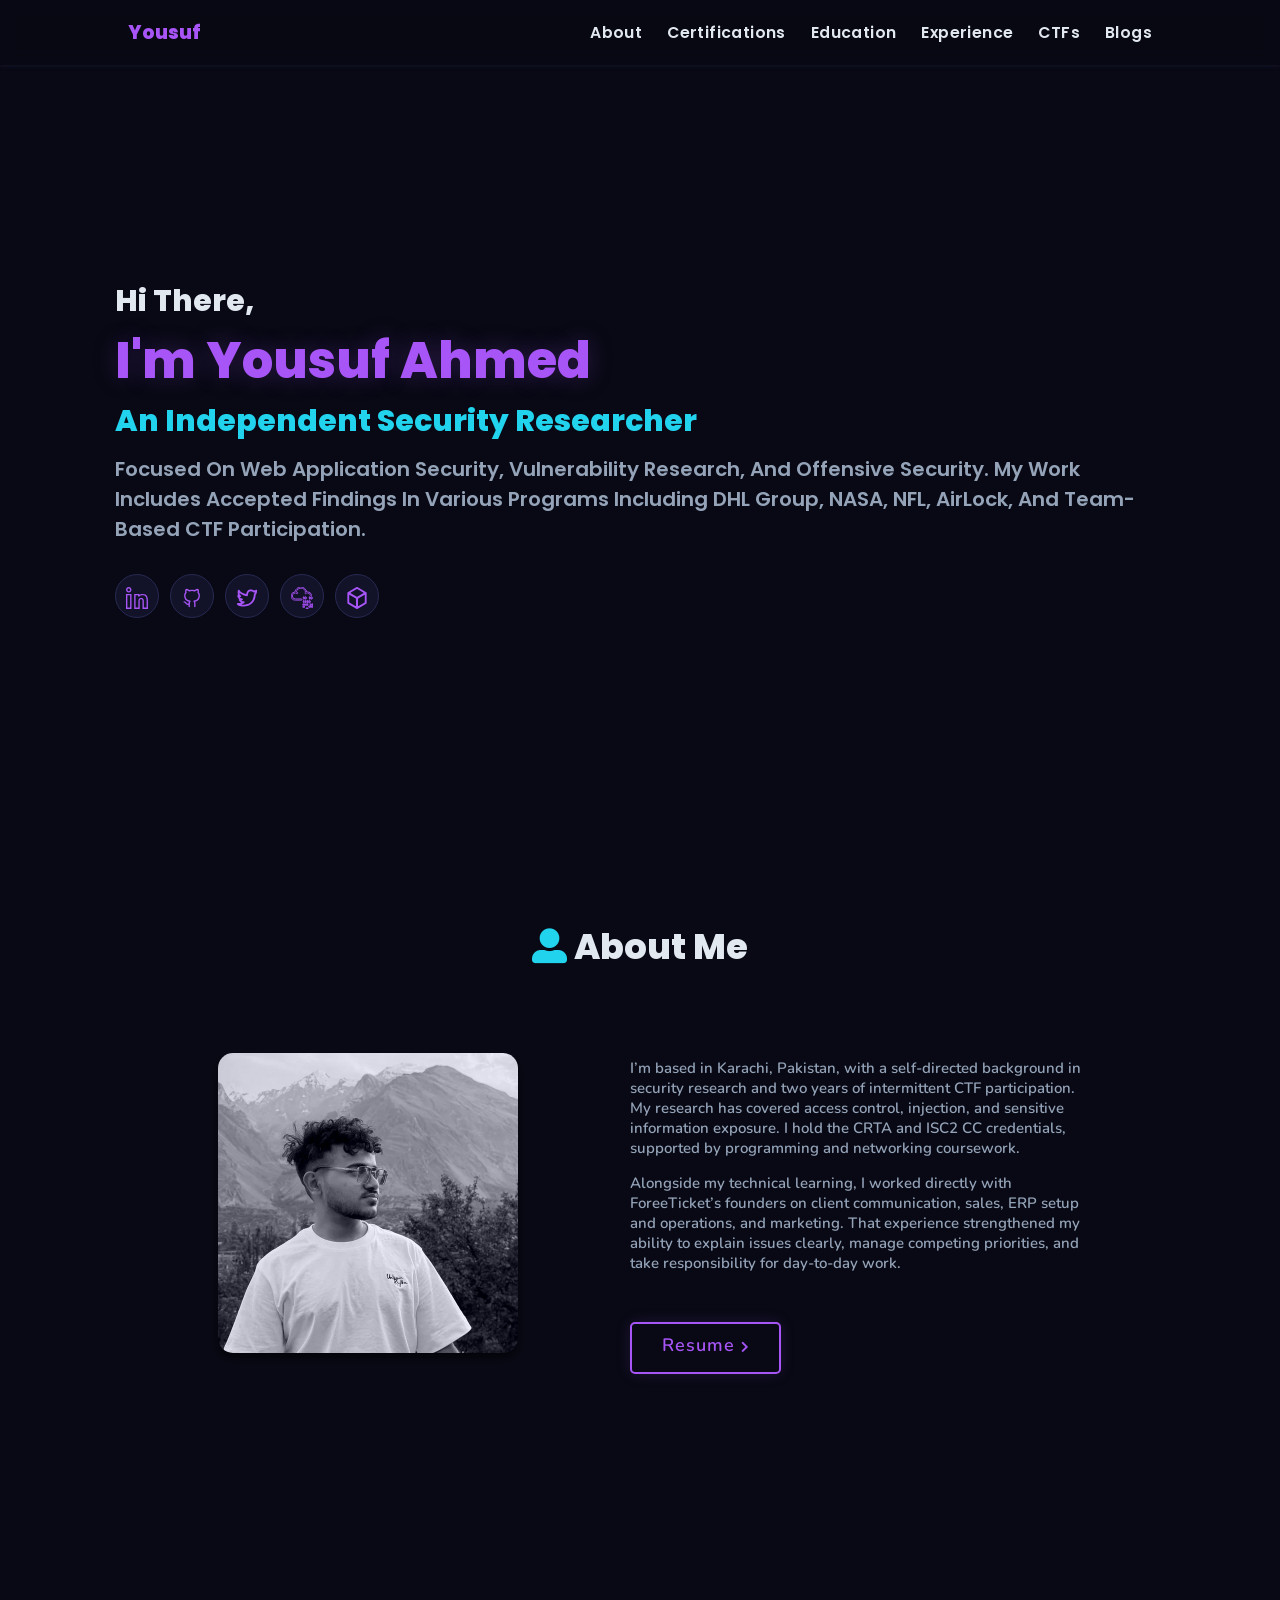
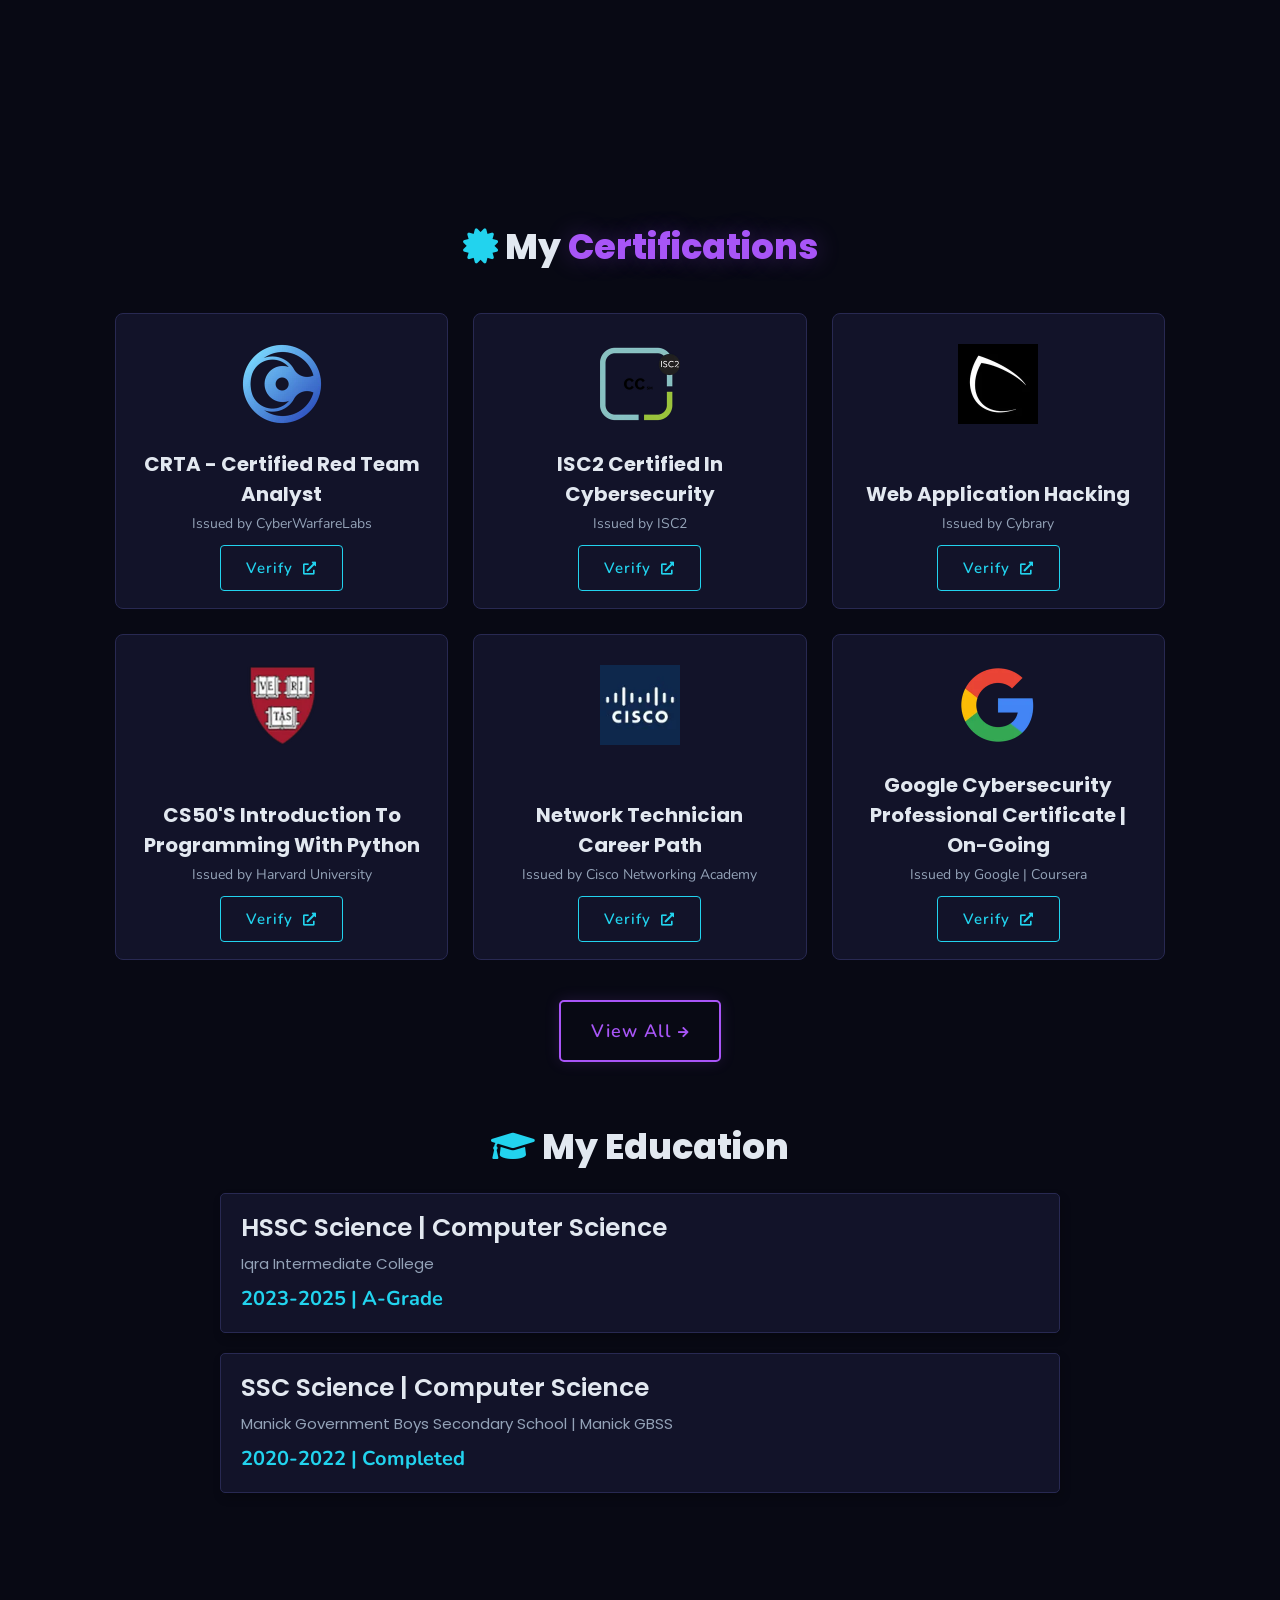
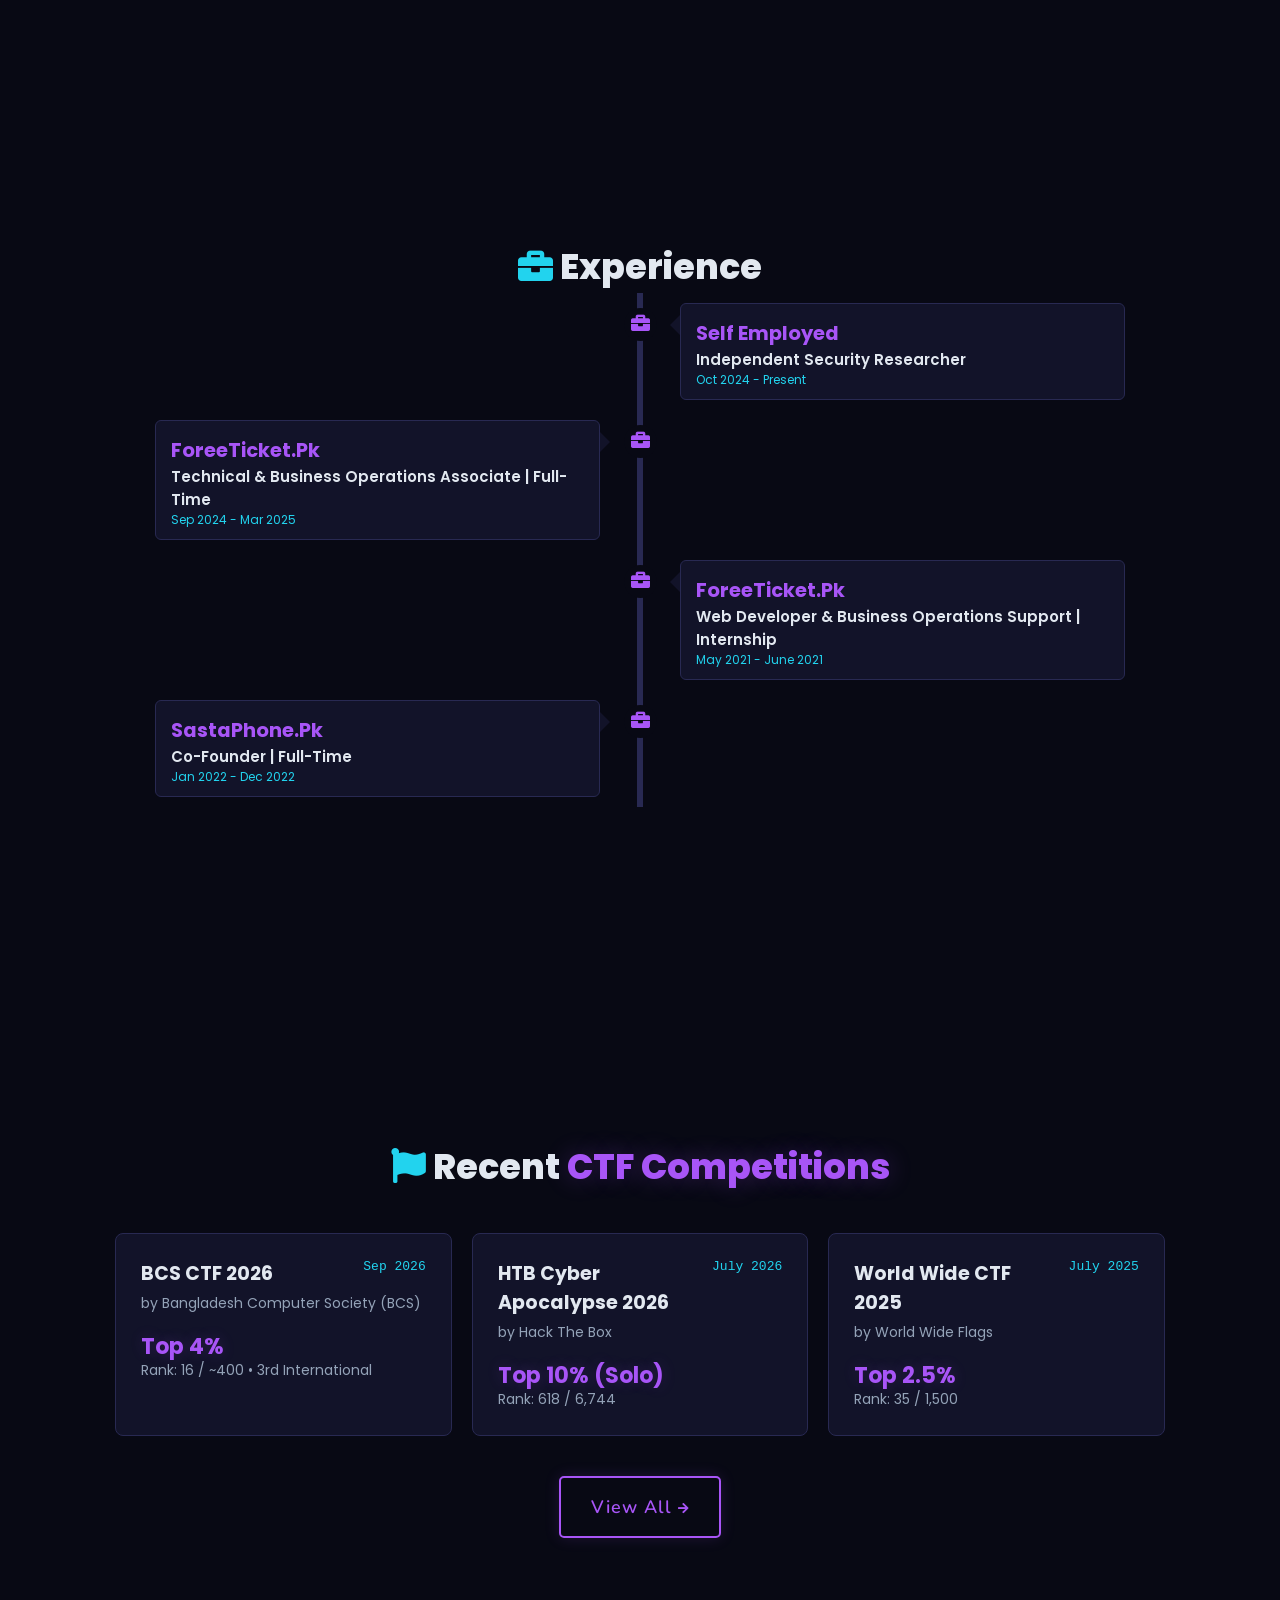
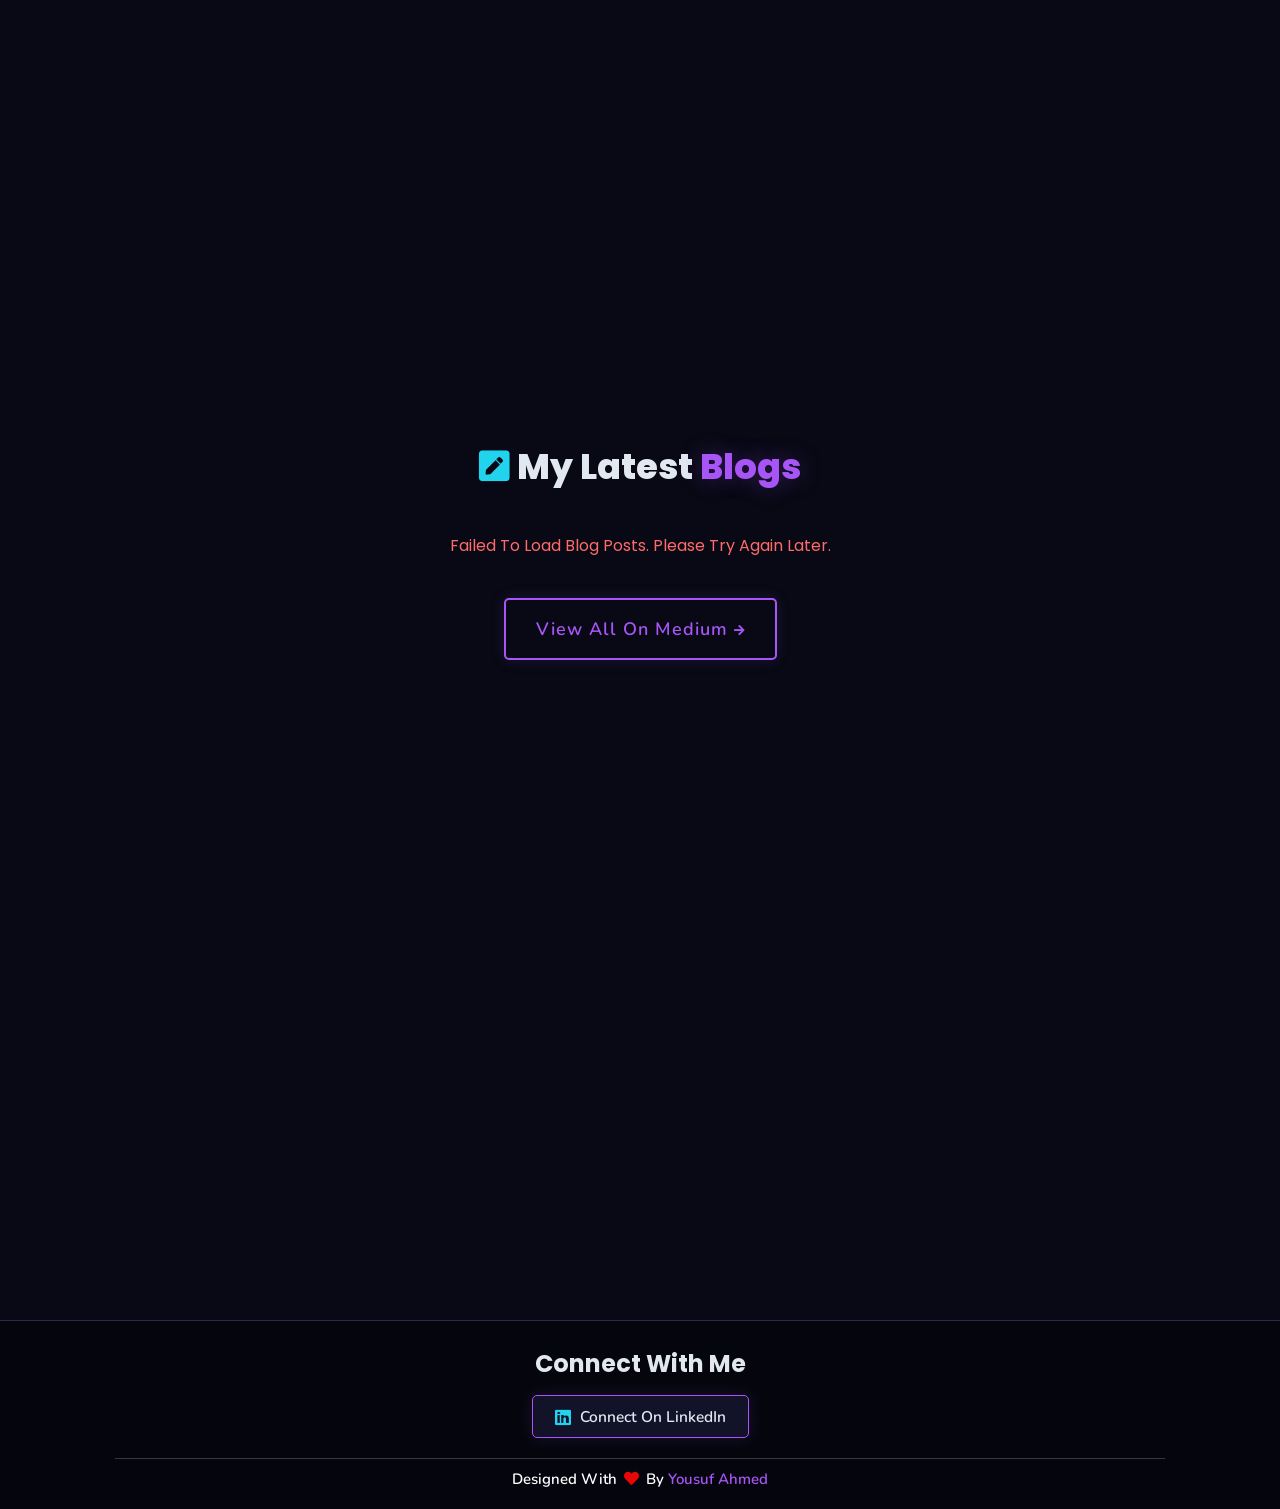
<file: index.html>
<!DOCTYPE html>
<html lang="en">
<head>
    <meta charset="UTF-8">
    <meta http-equiv="X-UA-Compatible" content="IE=edge">
    <meta name="viewport" content="width=device-width, initial-scale=1.0">
    <meta name="keywords" content="yousuf ahmed, independent security researcher, penetration tester, bug bounty researcher, web application security, offensive security, ctf, portfolio" />
    <meta name="description" content="Independent Security Researcher focused on web application security, vulnerability research, offensive security, and competitive CTF competitions." />
    <meta name="author" content="Yousuf Ahmed" />
    <meta name="robots" content="index, follow, max-image-preview:large" />
    <meta name="google-site-verification" content="gAh1LRrvJUgnVYiAsO-bBKRfXunu9lXU0e15nDHY-xs" />
    <link rel="canonical" href="https://yousuf-ahmed06.github.io/" />

    <!-- Open Graph -->
    <meta property="og:type" content="website" />
    <meta property="og:site_name" content="Yousuf Ahmed" />
    <meta property="og:url" content="https://yousuf-ahmed06.github.io/" />
    <meta property="og:title" content="Yousuf Ahmed | Independent Security Researcher" />
    <meta property="og:description" content="Independent Security Researcher focused on web application security, vulnerability research, offensive security, and competitive CTF competitions." />
    <meta property="og:image" content="https://yousuf-ahmed06.github.io/assets/images/og-banner.jpg" />
    <meta property="og:image:width" content="1200" />
    <meta property="og:image:height" content="630" />
    <meta property="og:image:alt" content="Yousuf Ahmed - Independent Security Researcher" />
    <meta property="og:locale" content="en_US" />

    <!-- Twitter Card -->
    <meta name="twitter:card" content="summary_large_image" />
    <meta name="twitter:site" content="@Yousuf_Ahmed__" />
    <meta name="twitter:creator" content="@Yousuf_Ahmed__" />
    <meta name="twitter:title" content="Yousuf Ahmed | Independent Security Researcher" />
    <meta name="twitter:description" content="Independent Security Researcher focused on web application security, vulnerability research, offensive security, and competitive CTF competitions." />
    <meta name="twitter:image" content="https://yousuf-ahmed06.github.io/assets/images/og-banner.jpg" />
    <meta name="twitter:image:alt" content="Yousuf Ahmed - Independent Security Researcher" />

    <!-- Structured Data (Schema.org JSON-LD) -->
    <script type="application/ld+json">
    {
      "@context": "https://schema.org",
      "@graph": [
        {
          "@type": "WebSite",
          "@id": "https://yousuf-ahmed06.github.io/#website",
          "url": "https://yousuf-ahmed06.github.io/",
          "name": "Yousuf Ahmed",
          "description": "Portfolio of Yousuf Ahmed, Independent Security Researcher.",
          "inLanguage": "en",
          "publisher": {
            "@id": "https://yousuf-ahmed06.github.io/#person"
          }
        },
        {
          "@type": "ProfilePage",
          "@id": "https://yousuf-ahmed06.github.io/#webpage",
          "url": "https://yousuf-ahmed06.github.io/",
          "name": "Portfolio | Yousuf Ahmed",
          "inLanguage": "en",
          "isPartOf": {
            "@id": "https://yousuf-ahmed06.github.io/#website"
          },
          "about": {
            "@id": "https://yousuf-ahmed06.github.io/#person"
          },
          "mainEntity": {
            "@id": "https://yousuf-ahmed06.github.io/#person"
          }
        },
        {
          "@type": "Person",
          "@id": "https://yousuf-ahmed06.github.io/#person",
          "name": "Yousuf Ahmed",
          "url": "https://yousuf-ahmed06.github.io/",
          "image": "https://yousuf-ahmed06.github.io/assets/images/pfp.jpg",
          "jobTitle": "Independent Security Researcher",
          "description": "Independent Security Researcher focused on web application security, vulnerability research, and offensive security, with accepted findings in programs including DHL Group, NASA, NFL, and AirLock, alongside competitive CTF participation.",
          "homeLocation": {
            "@type": "Place",
            "address": {
              "@type": "PostalAddress",
              "addressLocality": "Karachi",
              "addressCountry": "PK"
            }
          },
          "knowsAbout": [
            "Web Application Security",
            "Vulnerability Research",
            "Offensive Security",
            "Penetration Testing",
            "Red Teaming",
            "Capture The Flag (CTF)",
            "Access Control",
            "System Hardening"
          ],
          "alumniOf": [
            {
              "@type": "EducationalOrganization",
              "name": "Iqra Intermediate College"
            },
            {
              "@type": "EducationalOrganization",
              "name": "Manick Government Boys Secondary School"
            }
          ],
          "hasCredential": [
            {
              "@type": "EducationalOccupationalCredential",
              "name": "CRTA - Certified Red Team Analyst",
              "credentialCategory": "certification",
              "url": "https://labs.cyberwarfare.live/credential/achievement/699941795f7c23c92b9526df",
              "recognizedBy": {
                "@type": "Organization",
                "name": "CyberWarfareLabs"
              }
            },
            {
              "@type": "EducationalOccupationalCredential",
              "name": "ISC2 Certified in Cybersecurity",
              "credentialCategory": "certification",
              "url": "https://www.credly.com/earner/earned/badge/9ca20612-7b74-4362-81a1-ff822cde3df4",
              "recognizedBy": {
                "@type": "Organization",
                "name": "ISC2"
              }
            },
            {
              "@type": "EducationalOccupationalCredential",
              "name": "Web Application Hacking",
              "credentialCategory": "certificate",
              "url": "https://app.cybrary.it/profile/Yousuf06?tab=cert-completion&cert=CC-d7c0bf82-3b19-47c9-bdd1-d300d9e735c1",
              "recognizedBy": {
                "@type": "Organization",
                "name": "Cybrary"
              }
            },
            {
              "@type": "EducationalOccupationalCredential",
              "name": "CS50's Introduction to Programming with Python",
              "credentialCategory": "certificate",
              "url": "https://cs50.harvard.edu/certificates/488671b1-a074-48c4-bea2-55d0dd038d91",
              "recognizedBy": {
                "@type": "Organization",
                "name": "Harvard University"
              }
            },
            {
              "@type": "EducationalOccupationalCredential",
              "name": "Network Technician Career Path",
              "credentialCategory": "certificate",
              "url": "https://www.credly.com/earner/earned/badge/a7745f1a-ca04-4766-a8f4-03fdfa70868e",
              "recognizedBy": {
                "@type": "Organization",
                "name": "Cisco Networking Academy"
              }
            }
          ],
          "sameAs": [
            "https://www.linkedin.com/in/yousuf-ahmed27/",
            "https://github.com/Yousuf-Ahmed06/",
            "https://x.com/Yousuf_Ahmed__",
            "https://medium.com/@yousuf06",
            "https://tryhackme.com/p/yousufA",
            "https://profile.hackthebox.com/profile/019fb451-08e6-7376-8910-a12cef165be2",
            "https://hackerone.com/yousuf_06",
            "https://app.intigriti.com/researcher/profile/yousuf_06"
          ]
        }
      ]
    }
    </script>
    <!-- Preconnect & Fonts -->
    <link rel="preconnect" href="https://fonts.googleapis.com" />
    <link rel="preconnect" href="https://fonts.gstatic.com" crossorigin />
    <link rel="preconnect" href="https://cdnjs.cloudflare.com" crossorigin />
    <link rel="stylesheet" href="https://fonts.googleapis.com/css2?family=Poppins:wght@400;600;700&family=Nunito:ital,wght@0,300;0,400;0,600;0,700;1,300;1,400&display=swap" />
    <!-- Custom CSS -->
    <link rel="stylesheet" href="./assets/css/style.css">
    <!-- Font Awesome (non-blocking load for icons) -->
    <link rel="preload" href="https://cdnjs.cloudflare.com/ajax/libs/font-awesome/5.15.3/css/all.min.css" as="style" onload="this.onload=null;this.rel='stylesheet'" integrity="sha512-iBBXm8fW90+nuLcSKlbmrPcLa0OT92xO1BIsZ+ywDWZCvqsWgccV3gFoRBv0z+8dLJgyAHIhR35VZc2oM/gI1w==" crossorigin="anonymous" referrerpolicy="no-referrer" />
    <noscript><link rel="stylesheet" href="https://cdnjs.cloudflare.com/ajax/libs/font-awesome/5.15.3/css/all.min.css" integrity="sha512-iBBXm8fW90+nuLcSKlbmrPcLa0OT92xO1BIsZ+ywDWZCvqsWgccV3gFoRBv0z+8dLJgyAHIhR35VZc2oM/gI1w==" crossorigin="anonymous" referrerpolicy="no-referrer" /></noscript>
    <!-- Favicon -->
    <link id='favicon' rel="shortcut icon" href="./assets/images/favicon.png" type="image/x-png">
    <title>Portfolio | Yousuf Ahmed</title>
</head>
<body>
<a href="#main-content" class="skip-link">Skip to main content</a>

<!-- navbar starts -->
<header>
        <a href="/" class="logo"> Yousuf</a>

        <button id="menu" aria-label="Open Menu" aria-expanded="false">
          <span></span>
          <span></span>
          <span></span>
        </button>
        <nav class="navbar" aria-label="Primary Navigation">
            <ul>
            <li><a href="#about">About</a></li>
            <li><a href="#certifications">Certifications</a></li>
            <li><a href="#education">Education</a></li>
            <li><a href="#experience">Experience</a></li>
            <li><a href="#ctfs">CTFs</a></li>
            <li><a href="#blogs">Blogs</a></li>
            </ul>
        </nav>
</header>
<!-- navbar ends -->

<main id="main-content">
<!-- hero section starts -->
<section class="home" id="home">

    <div class="content">
    <h1>Hi There,<br/><span>I'm Yousuf Ahmed</span></h1>
    <h2 class="hero-subtitle">An Independent Security Researcher</h2>
    <p>Focused on web application security, vulnerability research, and offensive security. My work includes accepted findings in various programs including DHL Group, NASA, NFL, AirLock, and team-based CTF participation.</p>
    <div class="socials">
        <ul class="social-icons">
          <!-- LinkedIn Icon -->
          <li>
            <a class="linkedin" aria-label="LinkedIn" href="https://www.linkedin.com/in/yousuf-ahmed27/" target="_blank" rel="noopener noreferrer">
              <svg aria-hidden="true" focusable="false" fill="currentColor" viewBox="0 0 1920 1920" xmlns="http://www.w3.org/2000/svg">
                <path d="M1168 601.321v74.955c72.312-44.925 155.796-71.11 282.643-71.11 412.852 0 465.705 308.588 465.705 577.417v733.213L1438.991 1920v-701.261c0-117.718-42.162-140.06-120.12-140.06-74.114 0-120.12 23.423-120.12 140.06V1920l-483.604-4.204V601.32H1168Zm-687.52-.792v1318.918H0V600.53h480.48Zm-120.12 120.12H120.12v1078.678h240.24V720.65Zm687.52.792H835.267v1075.316l243.364 2.162v-580.18c0-226.427 150.51-260.18 240.24-260.18 109.55 0 240.24 45.165 240.24 260.18v580.18l237.117-2.162v-614.174c0-333.334-93.573-457.298-345.585-457.298-151.472 0-217.057 44.925-281.322 98.98l-16.696 14.173H1047.88V721.441ZM240.24 0c132.493 0 240.24 107.748 240.24 240.24 0 132.493-107.747 240.24-240.24 240.24C107.748 480.48 0 372.733 0 240.24 0 107.748 107.748 0 240.24 0Zm0 120.12c-66.186 0-120.12 53.934-120.12 120.12s53.934 120.12 120.12 120.12 120.12-53.934 120.12-120.12-53.934-120.12-120.12-120.12Z" fill-rule="evenodd"></path>
              </svg>
            </a>
          </li> 
          <!-- GitHub Icon -->
          <li>
            <a class="github" aria-label="GitHub" href="https://github.com/Yousuf-Ahmed06/" target="_blank" rel="noopener noreferrer">
               <svg aria-hidden="true" focusable="false" viewBox="0 0 192 192" xmlns="http://www.w3.org/2000/svg">
                <path stroke-linecap="round" stroke-linejoin="round" stroke-width="12" d="M120.755 170c.03-4.669.059-20.874.059-27.29 0-9.272-3.167-15.339-6.719-18.41 22.051-2.464 45.201-10.863 45.201-49.067 0-10.855-3.824-19.735-10.175-26.683 1.017-2.516 4.413-12.63-.987-26.32 0 0-8.296-2.672-27.202 10.204-7.912-2.213-16.371-3.308-24.784-3.352-8.414.044-16.872 1.14-24.785 3.352C52.457 19.558 44.162 22.23 44.162 22.23c-5.4 13.69-2.004 23.804-.987 26.32C36.824 55.498 33 64.378 33 75.233c0 38.204 23.149 46.603 45.2 49.067-3.551 3.071-6.719 9.138-6.719 18.41 0 6.416.03 22.621.059 27.29M27 130c9.939.703 15.67 9.735 15.67 9.735 8.834 15.199 23.178 10.803 28.815 8.265"></path>
              </svg>
            </a>
          </li>
          <!-- Twitter/X Icon -->
          <li>
            <a class="twitter" aria-label="Twitter" href="https://x.com/Yousuf_Ahmed__" target="_blank" rel="noopener noreferrer">
              <svg aria-hidden="true" focusable="false" viewBox="0 0 24 24" fill="currentColor" xmlns="http://www.w3.org/2000/svg">
                <path fill-rule="evenodd" clip-rule="evenodd" d="M19.7828 3.91825C20.1313 3.83565 20.3743 3.75444 20.5734 3.66915C20.8524 3.54961 21.0837 3.40641 21.4492 3.16524C21.7563 2.96255 22.1499 2.9449 22.4739 3.11928C22.7979 3.29366 23 3.6319 23 3.99986C23 5.08079 22.8653 5.96673 22.5535 6.7464C22.2911 7.40221 21.9225 7.93487 21.4816 8.41968C21.2954 11.7828 20.3219 14.4239 18.8336 16.4248C17.291 18.4987 15.2386 19.8268 13.0751 20.5706C10.9179 21.3121 8.63863 21.4778 6.5967 21.2267C4.56816 20.9773 2.69304 20.3057 1.38605 19.2892C1.02813 19.0108 0.902313 18.5264 1.07951 18.109C1.25671 17.6916 1.69256 17.4457 2.14144 17.5099C3.42741 17.6936 4.6653 17.4012 5.6832 16.9832C5.48282 16.8742 5.29389 16.7562 5.11828 16.6346C4.19075 15.9925 3.4424 15.1208 3.10557 14.4471C2.96618 14.1684 2.96474 13.8405 3.10168 13.5606C3.17232 13.4161 3.27562 13.293 3.40104 13.1991C2.04677 12.0814 1.49999 10.5355 1.49999 9.49986C1.49999 9.19192 1.64187 8.90115 1.88459 8.71165C1.98665 8.63197 2.10175 8.57392 2.22308 8.53896C2.12174 8.24222 2.0431 7.94241 1.98316 7.65216C1.71739 6.3653 1.74098 4.91284 2.02985 3.75733C2.1287 3.36191 2.45764 3.06606 2.86129 3.00952C3.26493 2.95299 3.6625 3.14709 3.86618 3.50014C4.94369 5.36782 6.93116 6.50943 8.78086 7.18568C9.6505 7.50362 10.4559 7.70622 11.0596 7.83078C11.1899 6.61019 11.5307 5.6036 12.0538 4.80411C12.7439 3.74932 13.7064 3.12525 14.74 2.84698C16.5227 2.36708 18.5008 2.91382 19.7828 3.91825ZM10.7484 9.80845C10.0633 9.67087 9.12171 9.43976 8.09412 9.06408C6.7369 8.56789 5.16088 7.79418 3.84072 6.59571C3.86435 6.81625 3.89789 7.03492 3.94183 7.24766C4.16308 8.31899 4.5742 8.91899 4.94721 9.10549C5.40342 9.3336 5.61484 9.8685 5.43787 10.3469C5.19827 10.9946 4.56809 11.0477 3.99551 10.9046C4.45603 11.595 5.28377 12.2834 6.66439 12.5135C7.14057 12.5929 7.49208 13.0011 7.49986 13.4838C7.50765 13.9665 7.16949 14.3858 6.69611 14.4805L5.82565 14.6546C5.95881 14.7703 6.103 14.8838 6.2567 14.9902C6.95362 15.4727 7.65336 15.6808 8.25746 15.5298C8.70991 15.4167 9.18047 15.6313 9.39163 16.0472C9.60278 16.463 9.49846 16.9696 9.14018 17.2681C8.49626 17.8041 7.74425 18.2342 6.99057 18.5911C6.63675 18.7587 6.24134 18.9241 5.8119 19.0697C6.14218 19.1402 6.48586 19.198 6.84078 19.2417C8.61136 19.4594 10.5821 19.3126 12.4249 18.6792C14.2614 18.0479 15.9589 16.9385 17.2289 15.2312C18.497 13.5262 19.382 11.1667 19.5007 7.96291C19.51 7.71067 19.6144 7.47129 19.7929 7.29281C20.2425 6.84316 20.6141 6.32777 20.7969 5.7143C20.477 5.81403 20.1168 5.90035 19.6878 5.98237C19.3623 6.04459 19.0272 5.94156 18.7929 5.70727C18.0284 4.94274 16.5164 4.43998 15.2599 4.77822C14.6686 4.93741 14.1311 5.28203 13.7274 5.89906C13.3153 6.52904 13 7.51045 13 8.9999C13 9.28288 12.8801 9.5526 12.6701 9.74221C12.1721 10.1917 11.334 9.92603 10.7484 9.80845Z"></path>
              </svg>
            </a>
          </li>
          <li><a class="thm" aria-label="Try Hack Me" href="https://tryhackme.com/p/yousufA" target="_blank" rel="noopener noreferrer">
            <svg aria-hidden="true" focusable="false" viewBox="0 0 24 24" xmlns="http://www.w3.org/2000/svg" id="thm" height="24" width="24">
              <path d="M10.705 0C7.54 0 4.902 2.285 4.349 5.291a4.525 4.525 0 0 0 -4.107 4.5 4.525 4.525 0 0 0 4.52 4.52h6.761a0.625 0.625 0 1 0 0 -1.25H4.761a3.273 3.273 0 0 1 -3.27 -3.27A3.273 3.273 0 0 1 6.59 7.08a0.625 0.625 0 0 0 0.7 -1.035 4.488 4.488 0 0 0 -1.68 -0.69 5.223 5.223 0 0 1 5.096 -4.104 5.221 5.221 0 0 1 5.174 4.57 4.489 4.489 0 0 0 -0.488 0.305 0.625 0.625 0 1 0 0.731 1.013 3.245 3.245 0 0 1 1.912 -0.616 3.278 3.278 0 0 1 3.203 2.61 0.625 0.625 0 0 0 1.225 -0.251 4.533 4.533 0 0 0 -4.428 -3.61 4.54 4.54 0 0 0 -0.958 0.105C16.556 2.328 13.9 0 10.705 0zm5.192 10.64a0.925 0.925 0 0 0 -0.462 0.108 0.913 0.913 0 0 0 -0.313 0.29 1.27 1.27 0 0 0 -0.175 0.427 2.39 2.39 0 0 0 -0.054 0.514c0 0.181 0.018 0.353 0.054 0.517 0.036 0.164 0.095 0.307 0.175 0.43a0.899 0.899 0 0 0 0.313 0.297c0.127 0.073 0.281 0.11 0.462 0.11 0.18 0 0.334 -0.037 0.46 -0.11a0.897 0.897 0 0 0 0.309 -0.296c0.08 -0.124 0.137 -0.267 0.173 -0.431 0.036 -0.164 0.054 -0.336 0.054 -0.517 0 -0.18 -0.018 -0.352 -0.054 -0.514a1.271 1.271 0 0 0 -0.173 -0.426 0.901 0.901 0 0 0 -0.309 -0.291 0.917 0.917 0 0 0 -0.46 -0.108zm6.486 0a0.925 0.925 0 0 0 -0.462 0.108 0.913 0.913 0 0 0 -0.313 0.29 1.27 1.27 0 0 0 -0.175 0.427 2.39 2.39 0 0 0 -0.053 0.514c0 0.181 0.017 0.353 0.053 0.517 0.036 0.164 0.095 0.307 0.175 0.43a0.899 0.899 0 0 0 0.313 0.297c0.127 0.073 0.281 0.11 0.462 0.11 0.18 0 0.334 -0.037 0.46 -0.11a0.897 0.897 0 0 0 0.31 -0.296c0.078 -0.124 0.136 -0.267 0.172 -0.431 0.036 -0.164 0.054 -0.336 0.054 -0.517 0 -0.18 -0.018 -0.352 -0.054 -0.514a1.271 1.271 0 0 0 -0.173 -0.426 0.901 0.901 0 0 0 -0.308 -0.291 0.916 0.916 0 0 0 -0.461 -0.108zm-8.537 0.068 -0.84 0.618 0.313 0.43 0.476 -0.368v1.877h0.603v-2.557zm6.486 0 -0.841 0.618 0.314 0.43 0.477 -0.368v1.877h0.603v-2.557zm-4.435 0.445c0.08 0 0.143 0.028 0.193 0.084 0.05 0.057 0.087 0.127 0.114 0.21 0.026 0.083 0.044 0.173 0.054 0.269a2.541 2.541 0 0 1 0 0.533c-0.01 0.097 -0.028 0.187 -0.054 0.27a0.584 0.584 0 0 1 -0.114 0.21 0.243 0.243 0 0 1 -0.193 0.085 0.248 0.248 0 0 1 -0.195 -0.086 0.584 0.584 0 0 1 -0.118 -0.209 1.245 1.245 0 0 1 -0.056 -0.27 2.645 2.645 0 0 1 0 -0.533c0.01 -0.096 0.029 -0.186 0.056 -0.27a0.583 0.583 0 0 1 0.118 -0.209 0.25 0.25 0 0 1 0.195 -0.084zm6.486 0c0.08 0 0.144 0.028 0.193 0.084 0.05 0.057 0.087 0.127 0.114 0.21 0.027 0.083 0.044 0.173 0.054 0.269a2.541 2.541 0 0 1 0 0.533c-0.01 0.097 -0.027 0.187 -0.054 0.27a0.584 0.584 0 0 1 -0.114 0.21 0.243 0.243 0 0 1 -0.193 0.085 0.249 0.249 0 0 1 -0.195 -0.086 0.581 0.581 0 0 1 -0.117 -0.209 1.245 1.245 0 0 1 -0.056 -0.27 2.642 2.642 0 0 1 0 -0.533c0.01 -0.096 0.028 -0.186 0.056 -0.27a0.58 0.58 0 0 1 0.117 -0.209 0.25 0.25 0 0 1 0.195 -0.084zm-2.191 3.51a0.93 0.93 0 0 0 -0.463 0.109 0.908 0.908 0 0 0 -0.312 0.291c-0.08 0.122 -0.139 0.263 -0.175 0.426a2.383 2.383 0 0 0 -0.054 0.514c0 0.18 0.018 0.353 0.054 0.516 0.036 0.164 0.094 0.308 0.175 0.432a0.91 0.91 0 0 0 0.312 0.296 0.92 0.92 0 0 0 0.463 0.11c0.18 0 0.333 -0.037 0.46 -0.11a0.892 0.892 0 0 0 0.308 -0.296 1.32 1.32 0 0 0 0.174 -0.432c0.036 -0.163 0.054 -0.335 0.054 -0.516 0 -0.18 -0.018 -0.352 -0.054 -0.514a1.274 1.274 0 0 0 -0.174 -0.426 0.89 0.89 0 0 0 -0.309 -0.291 0.918 0.918 0 0 0 -0.46 -0.108zm-6.402 0.07 -0.841 0.617 0.314 0.43 0.476 -0.369v1.878h0.604v-2.557zm2.125 0 -0.841 0.617 0.314 0.43 0.477 -0.369v1.878h0.603v-2.557zm2.116 0 -0.84 0.617 0.313 0.43 0.477 -0.369v1.878h0.603v-2.557zm2.16 0.443c0.08 0 0.144 0.028 0.194 0.085a0.605 0.605 0 0 1 0.114 0.21c0.026 0.083 0.044 0.172 0.053 0.269a2.639 2.639 0 0 1 0 0.532 1.28 1.28 0 0 1 -0.053 0.27 0.585 0.585 0 0 1 -0.114 0.21 0.244 0.244 0 0 1 -0.193 0.085 0.25 0.25 0 0 1 -0.196 -0.085 0.589 0.589 0 0 1 -0.117 -0.21 1.245 1.245 0 0 1 -0.056 -0.27 2.597 2.597 0 0 1 0 -0.532c0.01 -0.097 0.028 -0.186 0.056 -0.27a0.589 0.589 0 0 1 0.117 -0.209 0.249 0.249 0 0 1 0.196 -0.085zm-6.729 3.073a0.676 0.676 0 0 0 -0.335 0.078 0.661 0.661 0 0 0 -0.227 0.211 0.91 0.91 0 0 0 -0.127 0.31c-0.027 0.118 -0.04 0.242 -0.04 0.373s0.013 0.256 0.04 0.375a0.93 0.93 0 0 0 0.127 0.313 0.65 0.65 0 0 0 0.227 0.215c0.092 0.053 0.204 0.08 0.335 0.08a0.655 0.655 0 0 0 0.334 -0.08 0.65 0.65 0 0 0 0.225 -0.215c0.057 -0.09 0.1 -0.194 0.125 -0.313a1.75 1.75 0 0 0 0.04 -0.375c0 -0.13 -0.014 -0.255 -0.04 -0.373a0.931 0.931 0 0 0 -0.125 -0.31 0.658 0.658 0 0 0 -0.225 -0.21 0.667 0.667 0 0 0 -0.334 -0.08zm3.086 0a0.675 0.675 0 0 0 -0.336 0.078 0.661 0.661 0 0 0 -0.226 0.211 0.907 0.907 0 0 0 -0.127 0.31 1.69 1.69 0 0 0 -0.04 0.373c0 0.131 0.013 0.256 0.04 0.375a0.928 0.928 0 0 0 0.127 0.313c0.058 0.09 0.134 0.162 0.226 0.215 0.093 0.053 0.205 0.08 0.336 0.08a0.655 0.655 0 0 0 0.334 -0.08 0.65 0.65 0 0 0 0.224 -0.215c0.058 -0.09 0.1 -0.194 0.126 -0.313a1.752 1.752 0 0 0 0 -0.748 0.94 0.94 0 0 0 -0.126 -0.31 0.657 0.657 0 0 0 -0.224 -0.21 0.667 0.667 0 0 0 -0.334 -0.08zm5.108 0a0.675 0.675 0 0 0 -0.336 0.078 0.661 0.661 0 0 0 -0.226 0.211 0.91 0.91 0 0 0 -0.127 0.31c-0.027 0.118 -0.04 0.242 -0.04 0.373s0.013 0.256 0.04 0.375a0.931 0.931 0 0 0 0.127 0.313c0.058 0.09 0.134 0.162 0.226 0.215 0.093 0.053 0.205 0.08 0.336 0.08 0.13 0 0.243 -0.027 0.334 -0.08a0.65 0.65 0 0 0 0.224 -0.215c0.058 -0.09 0.1 -0.194 0.126 -0.313a1.75 1.75 0 0 0 0.04 -0.375c0 -0.13 -0.014 -0.255 -0.04 -0.373a0.943 0.943 0 0 0 -0.126 -0.31 0.657 0.657 0 0 0 -0.224 -0.21 0.668 0.668 0 0 0 -0.334 -0.08zm-6.658 0.05 -0.61 0.448 0.227 0.311 0.346 -0.266v1.362h0.438v-1.856zm3.068 0 -0.61 0.448 0.227 0.311 0.346 -0.266v1.362h0.438v-1.856zm5.108 0 -0.611 0.448 0.228 0.311 0.346 -0.266v1.362h0.438v-1.856zm-9.712 0.322c0.058 0 0.105 0.02 0.14 0.062a0.421 0.421 0 0 1 0.083 0.151 0.96 0.96 0 0 1 0.04 0.196 1.932 1.932 0 0 1 0 0.386 0.954 0.954 0 0 1 -0.04 0.197 0.421 0.421 0 0 1 -0.083 0.152 0.176 0.176 0 0 1 -0.14 0.061 0.18 0.18 0 0 1 -0.141 -0.06 0.427 0.427 0 0 1 -0.085 -0.153 0.887 0.887 0 0 1 -0.041 -0.197 1.96 1.96 0 0 1 0 -0.386 0.893 0.893 0 0 1 0.04 -0.196 0.42 0.42 0 0 1 0.086 -0.151 0.181 0.181 0 0 1 0.141 -0.062zm3.086 0c0.058 0 0.104 0.02 0.14 0.062a0.421 0.421 0 0 1 0.082 0.151 0.94 0.94 0 0 1 0.04 0.196 1.906 1.906 0 0 1 0 0.386 0.93 0.93 0 0 1 -0.04 0.197 0.421 0.421 0 0 1 -0.082 0.152 0.176 0.176 0 0 1 -0.14 0.061 0.18 0.18 0 0 1 -0.141 -0.06 0.42 0.42 0 0 1 -0.086 -0.153 0.846 0.846 0 0 1 -0.04 -0.197 1.965 1.965 0 0 1 -0.011 -0.195c0 -0.057 0.004 -0.121 0.01 -0.191a0.849 0.849 0 0 1 0.041 -0.196 0.42 0.42 0 0 1 0.086 -0.151 0.182 0.182 0 0 1 0.141 -0.062zm5.108 0c0.058 0 0.104 0.02 0.14 0.062a0.421 0.421 0 0 1 0.082 0.151 0.92 0.92 0 0 1 0.04 0.196 1.963 1.963 0 0 1 0 0.386 0.943 0.943 0 0 1 -0.04 0.197 0.421 0.421 0 0 1 -0.082 0.152 0.177 0.177 0 0 1 -0.14 0.061 0.18 0.18 0 0 1 -0.142 -0.06 0.437 0.437 0 0 1 -0.085 -0.153 0.95 0.95 0 0 1 -0.04 -0.197 1.965 1.965 0 0 1 -0.011 -0.195c0 -0.057 0.004 -0.121 0.01 -0.191a0.959 0.959 0 0 1 0.04 -0.196 0.47 0.47 0 0 1 0.086 -0.151 0.181 0.181 0 0 1 0.142 -0.062zm-1.684 1.814a0.675 0.675 0 0 0 -0.336 0.079 0.66 0.66 0 0 0 -0.227 0.21 0.91 0.91 0 0 0 -0.127 0.31 1.731 1.731 0 0 0 0 0.748 0.939 0.939 0 0 0 0.127 0.314c0.059 0.09 0.134 0.162 0.227 0.215 0.093 0.053 0.205 0.08 0.336 0.08a0.66 0.66 0 0 0 0.334 -0.08 0.648 0.648 0 0 0 0.224 -0.215c0.058 -0.09 0.1 -0.195 0.126 -0.314a1.737 1.737 0 0 0 -0.001 -0.747 0.928 0.928 0 0 0 -0.125 -0.31 0.65 0.65 0 0 0 -0.224 -0.211 0.668 0.668 0 0 0 -0.334 -0.079zm3.063 0a0.676 0.676 0 0 0 -0.336 0.079 0.664 0.664 0 0 0 -0.227 0.21 0.906 0.906 0 0 0 -0.127 0.31 1.74 1.74 0 0 0 0 0.748 0.936 0.936 0 0 0 0.127 0.314 0.66 0.66 0 0 0 0.227 0.215c0.092 0.053 0.204 0.08 0.336 0.08a0.654 0.654 0 0 0 0.334 -0.08 0.648 0.648 0 0 0 0.223 -0.215c0.058 -0.09 0.1 -0.195 0.126 -0.314a1.74 1.74 0 0 0 0 -0.747 0.928 0.928 0 0 0 -0.126 -0.31 0.65 0.65 0 0 0 -0.223 -0.211 0.666 0.666 0 0 0 -0.334 -0.079zm-1.545 0.05 -0.611 0.448 0.228 0.312 0.346 -0.267v1.363h0.438v-1.856zm-1.518 0.323c0.057 0 0.104 0.02 0.14 0.061a0.42 0.42 0 0 1 0.082 0.152 0.91 0.91 0 0 1 0.04 0.195 1.966 1.966 0 0 1 0 0.387 0.951 0.951 0 0 1 -0.04 0.197 0.421 0.421 0 0 1 -0.082 0.152 0.177 0.177 0 0 1 -0.14 0.06 0.18 0.18 0 0 1 -0.142 -0.06 0.428 0.428 0 0 1 -0.085 -0.152 0.914 0.914 0 0 1 -0.04 -0.197 1.96 1.96 0 0 1 -0.011 -0.195c0 -0.058 0.003 -0.122 0.01 -0.192a0.923 0.923 0 0 1 0.041 -0.195c0.02 -0.06 0.048 -0.11 0.085 -0.152a0.181 0.181 0 0 1 0.142 -0.061zm3.063 0c0.057 0 0.104 0.02 0.14 0.061a0.42 0.42 0 0 1 0.082 0.152 0.94 0.94 0 0 1 0.04 0.195 1.91 1.91 0 0 1 0 0.387 0.93 0.93 0 0 1 -0.04 0.197 0.422 0.422 0 0 1 -0.083 0.152 0.175 0.175 0 0 1 -0.14 0.06 0.18 0.18 0 0 1 -0.141 -0.06 0.423 0.423 0 0 1 -0.085 -0.152 0.907 0.907 0 0 1 -0.04 -0.197 1.95 1.95 0 0 1 0 -0.387 0.915 0.915 0 0 1 0.04 -0.195c0.02 -0.06 0.048 -0.11 0.085 -0.152a0.182 0.182 0 0 1 0.142 -0.061zm-9.713 0.185a0.465 0.465 0 0 0 -0.232 0.055 0.456 0.456 0 0 0 -0.157 0.146 0.627 0.627 0 0 0 -0.089 0.215 1.168 1.168 0 0 0 -0.027 0.259c0 0.09 0.009 0.177 0.027 0.26a0.648 0.648 0 0 0 0.089 0.216c0.04 0.063 0.093 0.112 0.157 0.149a0.459 0.459 0 0 0 0.232 0.056c0.09 0 0.168 -0.02 0.231 -0.056a0.45 0.45 0 0 0 0.156 -0.149 0.67 0.67 0 0 0 0.087 -0.217 1.218 1.218 0 0 0 0 -0.518 0.647 0.647 0 0 0 -0.087 -0.215 0.448 0.448 0 0 0 -0.156 -0.146 0.458 0.458 0 0 0 -0.23 -0.055zm1.052 0.035 -0.423 0.31 0.158 0.217 0.24 -0.185v0.944h0.303v-1.286zm-1.052 0.224c0.04 0 0.073 0.014 0.097 0.042a0.284 0.284 0 0 1 0.057 0.105 0.69 0.69 0 0 1 0.028 0.136c0.004 0.049 0.007 0.092 0.007 0.133 0 0.04 -0.003 0.086 -0.007 0.135a0.684 0.684 0 0 1 -0.028 0.136 0.285 0.285 0 0 1 -0.057 0.105 0.123 0.123 0 0 1 -0.097 0.043 0.125 0.125 0 0 1 -0.098 -0.043 0.298 0.298 0 0 1 -0.059 -0.105 0.612 0.612 0 0 1 -0.028 -0.136 1.39 1.39 0 0 1 0 -0.268 0.62 0.62 0 0 1 0.028 -0.136 0.297 0.297 0 0 1 0.06 -0.105 0.125 0.125 0 0 1 0.097 -0.042zm3.775 1.394a0.463 0.463 0 0 0 -0.232 0.054 0.452 0.452 0 0 0 -0.157 0.146 0.621 0.621 0 0 0 -0.088 0.214 1.19 1.19 0 0 0 0 0.519 0.641 0.641 0 0 0 0.088 0.217 0.46 0.46 0 0 0 0.157 0.15 0.458 0.458 0 0 0 0.232 0.054 0.454 0.454 0 0 0 0.232 -0.055 0.45 0.45 0 0 0 0.155 -0.149 0.664 0.664 0 0 0 0.087 -0.217 1.189 1.189 0 0 0 0 -0.519 0.642 0.642 0 0 0 -0.087 -0.214 0.446 0.446 0 0 0 -0.155 -0.146 0.459 0.459 0 0 0 -0.232 -0.054zm1.052 0.034 -0.423 0.31 0.158 0.216 0.24 -0.185v0.945h0.303V22.68zm-1.052 0.223c0.04 0 0.073 0.014 0.098 0.043a0.3 0.3 0 0 1 0.057 0.105 0.643 0.643 0 0 1 0.027 0.135 1.31 1.31 0 0 1 0 0.268 0.654 0.654 0 0 1 -0.027 0.137 0.307 0.307 0 0 1 -0.057 0.105 0.124 0.124 0 0 1 -0.098 0.042 0.125 0.125 0 0 1 -0.098 -0.042 0.293 0.293 0 0 1 -0.059 -0.105 0.618 0.618 0 0 1 -0.028 -0.137 1.364 1.364 0 0 1 0 -0.268 0.612 0.612 0 0 1 0.028 -0.135 0.287 0.287 0 0 1 0.06 -0.105 0.123 0.123 0 0 1 0.097 -0.043z" fill="#000000" stroke-width="1"></path>
            </svg>
          </a></li>
          
          <li>
            <a class="htb" aria-label="Hack The Box" href="https://profile.hackthebox.com/profile/019fb451-08e6-7376-8910-a12cef165be2" target="_blank" rel="noopener noreferrer">
                <svg aria-hidden="true" focusable="false" fill="currentColor" viewBox="0 0 24 24" xmlns="http://www.w3.org/2000/svg">
                   <path d="M11.996 0a1.119 1.119 0 0 0-.057.003.9.9 0 0 0-.236.05.907.907 0 0 0-.165.079L1.936 5.675a.889.889 0 0 0-.445.77v11.111a.889.889 0 0 0 .47.784l9.598 5.541.054.029v.002a.857.857 0 0 0 .083.035l.012.004c.028.01.056.018.085.024.01.001.011.003.016.004a.93.93 0 0 0 .296.015.683.683 0 0 0 .086-.015c.01 0 .011-.002.016-.004a.94.94 0 0 0 .085-.024l.012-.004a.882.882 0 0 0 .083-.035v-.002a1.086 1.086 0 0 0 .054-.029l9.599-5.541a.889.889 0 0 0 .469-.784V6.48l-.001-.026v-.008a.889.889 0 0 0-.312-.676l-.029-.024c0-.002-.01-.005-.01-.007a.899.899 0 0 0-.107-.07L12.453.127A.887.887 0 0 0 11.99 0zm.01 2.253c.072 0 .144.019.209.056l6.537 3.774a.418.418 0 0 1 0 .724l-6.537 3.774a.418.418 0 0 1-.418 0L5.26 6.807a.418.418 0 0 1 0-.724l6.537-3.774a.42.42 0 0 1 .209-.056zm-8.08 6.458a.414.414 0 0 1 .215.057l6.524 3.766a.417.417 0 0 1 .208.361v7.533a.417.417 0 0 1-.626.361l-6.523-3.766a.417.417 0 0 1-.209-.362V9.13c0-.241.196-.414.41-.418zm16.16 0c.215.004.41.177.41.418v7.532a.42.42 0 0 1-.208.362l-6.524 3.766a.417.417 0 0 1-.626-.361v-7.533c0-.149.08-.286.209-.36l6.523-3.767a.415.415 0 0 1 .216-.057z"></path>
                </svg>
            </a>
          </li>
        </ul>
      </div>
    </div>

</section>
<!-- hero section ends -->

<!-- about section starts -->
<section class="about" id="about">
    <h2 class="heading"><i class="fas fa-user-alt"></i> About Me</h2>
    
    <div class="row">

    <div class="image">
        <picture>
            <source srcset="./assets/images/pfp.webp" type="image/webp" />
            <img draggable="false" class="tilt" src="./assets/images/pfp.jpg" alt="Yousuf Ahmed - Independent Security Researcher" width="600" height="600" loading="lazy" decoding="async">
        </picture>
    </div>
    <div class="content">
        <!-- <span class="tag">Independent Security Researcher</span> -->
        
        <p>I’m based in Karachi, Pakistan, with a self-directed background in security research and two years of intermittent CTF participation. My research has covered access control, injection, and sensitive information exposure. I hold the CRTA and ISC2 CC credentials, supported by programming and networking coursework.
        </p>
        <p>Alongside my technical learning, I worked directly with ForeeTicket’s founders on client communication, sales, ERP setup and operations, and marketing. That experience strengthened my ability to explain issues clearly, manage competing priorities, and take responsibility for day-to-day work.</p>
        
        <div class="resumebtn">
            <a href="#" target="_blank" class="btn"><span>Resume</span>
                <i class="fas fa-chevron-right"></i>
            </a>
        </div>

    </div>
    </div>
</section>
<!-- about section ends -->


<!-- certifications section starts -->
<section class="certifications" id="certifications">

    <h2 class="heading"><i class="fas fa-certificate"></i> My <span>Certifications</span></h2>

    <div class="box-container">

        <!-- Certification Card 1: CRTA -->
         <div class="box">
            <div class="cert-image">
                <img src="./assets/images/cwl.webp" alt="CyberWarfareLabs CRTA Badge" width="160" height="160" loading="lazy" decoding="async">
            </div>
            <div class="cert-content">
                <h3>CRTA - Certified Red Team Analyst</h3>
                <p class="issuer">Issued by CyberWarfareLabs</p>
                <a href="https://labs.cyberwarfare.live/credential/achievement/699941795f7c23c92b9526df" target="_blank" rel="noopener noreferrer" class="btn">
                    <span>Verify</span>
                    <i class="fas fa-external-link-alt"></i>
                </a>
            </div>
        </div>    

        <!-- Certification Card 2: ISC2 CC -->
         <div class="box">
            <div class="cert-image">
                <img src="./assets/images/isc2-cc.webp" alt="ISC2 Certified in Cybersecurity Badge" width="160" height="160" loading="lazy" decoding="async">
            </div>
            <div class="cert-content">
                <h3>ISC2 Certified in Cybersecurity</h3>
                <p class="issuer">Issued by ISC2</p>
                <a href="https://www.credly.com/earner/earned/badge/9ca20612-7b74-4362-81a1-ff822cde3df4" target="_blank" rel="noopener noreferrer" class="btn">
                    <span>Verify</span>
                    <i class="fas fa-external-link-alt"></i>
                </a>
            </div>
        </div>

        <!-- Certification Card 3: Cybrary Web Hacking -->
         <div class="box">
            <div class="cert-image">
                <img src="./assets/images/cybrary.webp" alt="Cybrary Logo" width="160" height="160" loading="lazy" decoding="async">
            </div>
            <div class="cert-content">
                <h3>Web Application Hacking</h3>
                <p class="issuer">Issued by Cybrary</p>
                <a href="https://app.cybrary.it/profile/Yousuf06?tab=cert-completion&cert=CC-d7c0bf82-3b19-47c9-bdd1-d300d9e735c1" target="_blank" rel="noopener noreferrer" class="btn">
                    <span>Verify</span>
                    <i class="fas fa-external-link-alt"></i>
                </a>
            </div>
        </div>

        <!-- Certification Card 4: CS50P -->
        <div class="box">
            <div class="cert-image">
                <img src="./assets/images/cs50.webp" alt="Harvard CS50 Logo" width="128" height="128" loading="lazy" decoding="async">
            </div>
            <div class="cert-content">
                <h3>CS50's Introduction to Programming with Python</h3>
                <p class="issuer">Issued by Harvard University</p>
                <a href="https://cs50.harvard.edu/certificates/488671b1-a074-48c4-bea2-55d0dd038d91" target="_blank" rel="noopener noreferrer" class="btn">
                    <span>Verify</span>
                    <i class="fas fa-external-link-alt"></i>
                </a>
            </div>
        </div>

        <!-- Certification Card 5: Network Tech Path Cisco -->
        <div class="box">
            <div class="cert-image">
                <img src="./assets/images/cisco.webp" alt="Cisco Networking Academy Logo" width="100" height="100" loading="lazy" decoding="async">
            </div>
            <div class="cert-content">
                <h3>Network Technician Career Path</h3>
                <p class="issuer">Issued by Cisco Networking Academy</p>
                <a href="https://www.credly.com/earner/earned/badge/a7745f1a-ca04-4766-a8f4-03fdfa70868e" target="_blank" rel="noopener noreferrer" class="btn">
                    <span>Verify</span>
                    <i class="fas fa-external-link-alt"></i>
                </a>
            </div>
        </div>

        <!-- Certification Card 5: Google CyberSec -->
        <div class="box">
            <div class="cert-image">
                <img src="./assets/images/google.webp" alt="Google Logo" width="160" height="160" loading="lazy" decoding="async">
            </div>
            <div class="cert-content">
                <h3>Google Cybersecurity Professional Certificate | On-Going</h3>
                <p class="issuer">Issued by Google | Coursera</p>
                <a href="https://www.coursera.org/account/accomplishments/verify/8DUBNKFRYAD2" target="_blank" rel="noopener noreferrer" class="btn">
                    <span>Verify</span>
                    <i class="fas fa-external-link-alt"></i>
                </a>
            </div>
        </div>

    </div>

    <div class="viewall">
        <a href="https://www.linkedin.com/in/yousuf-ahmed27/details/certifications/" target="_blank" rel="noopener noreferrer" class="btn">
            <span>View All</span>
            <i class="fas fa-arrow-right"></i>
        </a>
    </div>
</section>
<!-- certifications section ends -->


<!-- education section starts -->
<section class="education" id="education">

  <h2 class="heading"><i class="fas fa-graduation-cap"></i> My Education</h2>

    <div class="box-container">

    <div class="box">
        
        <div class="content">
        <h3>HSSC Science | Computer Science</h3>
        <p>Iqra Intermediate College</p>
        <h4>2023-2025 | A-Grade</h4>
        </div>
    </div>

    <div class="box">
      <div class="content">
      <h3>SSC Science | Computer Science</h3>
      <p>Manick Government Boys Secondary School | Manick GBSS</p>
      <h4>2020-2022 | Completed</h4>
      </div>
    </div>

</div>
</section>
<!-- education section ends -->

<!-- experience section starts -->
<section class="experience" id="experience">

  <h2 class="heading"><i class="fas fa-briefcase"></i> Experience </h2>

  <div class="timeline">

    <div class="container right">
      <div class="content">
        <div class="tag">
          <h2>Self Employed</h2>
        </div>
        <div class="desc">
            <h3>Independent Security Researcher</h3>
            <p>Oct 2024 - present</p>
        </div>
      </div>
    </div>

    <div class="container left">
      <div class="content">
        <div class="tag">
          <h2>ForeeTicket.pk</h2>
        </div>
        <div class="desc">
            <h3>Technical & Business Operations Associate | Full-time</h3>
            <p>Sep 2024 - Mar 2025</p>
        </div>
      </div>
    </div>

    <div class="container right">
      <div class="content">
        <div class="tag">
          <h2>ForeeTicket.pk</h2>
        </div>
        <div class="desc">
            <h3>Web Developer & Business Operations Support | Internship</h3>
            <p>May 2021 - June 2021</p>
        </div>
      </div>
    </div>

    <div class="container left">
      <div class="content">
        <div class="tag">
          <h2>SastaPhone.pk</h2>
        </div>
        <div class="desc">
            <h3>Co-Founder | Full-time</h3>
            <p>Jan 2022 - Dec 2022</p>
        </div>
      </div>
    </div>
  </div>

</section>
<!-- experience section ends -->

<!-- CTF section starts -->
<section class="ctf-section" id="ctfs">

  <h2 class="heading"><i class="fas fa-flag"></i> Recent <span>CTF Competitions</span></h2>

  <div class="box-container" id="home-ctf-grid">

      <!-- CTF Card 1: BCS CTF 2026 -->
      <div class="box ctf-card" data-year="2026" data-date="2026-09" data-organizer="bangladesh computer society" data-standing="top-5" data-percentile="4">
          <div class="ctf-header">
              <h3 class="ctf-name">BCS CTF 2026</h3>
              <p class="ctf-date">Sep 2026</p>
          </div>
          <p class="ctf-organizer">by Bangladesh Computer Society (BCS)</p>
          <div class="ctf-rank">
              <p>Top 4%</p>
              <span>Rank: 16 / ~400 • 3rd International</span>
          </div>
      </div>

      <!-- CTF Card 2: HTB Cyber Apocalypse 2026 -->
      <div class="box ctf-card" data-year="2026" data-date="2026-07" data-organizer="hack the box" data-standing="top-10" data-percentile="9.2">
          <div class="ctf-header">
              <h3 class="ctf-name">HTB Cyber Apocalypse 2026</h3>
              <p class="ctf-date">July 2026</p>
          </div>
          <p class="ctf-organizer">by Hack The Box</p>
          <div class="ctf-rank">
              <p>Top 10% (Solo)</p>
              <span>Rank: 618 / 6,744</span>
          </div>
      </div>

      <!-- CTF Card 3: World Wide CTF 2025 -->
      <div class="box ctf-card" data-year="2025" data-date="2025-07" data-organizer="world wide flags" data-standing="top-5" data-percentile="2.5">
          <div class="ctf-header">
              <h3 class="ctf-name">World Wide CTF 2025</h3>
              <p class="ctf-date">July 2025</p>
          </div>
          <p class="ctf-organizer">by World Wide Flags</p>
          <div class="ctf-rank">
              <p>Top 2.5%</p>
              <span>Rank: 35 / 1,500</span>
          </div>
      </div>

  </div>

  <div class="viewall">
      <a href="/ctf.html" class="btn">
          <span>View All</span>
          <i class="fas fa-arrow-right"></i>
      </a>
  </div>

</section>
<!-- CTF section ends -->

<!-- blogs section starts -->
<section class="blog-section" id="blogs">

  <h2 class="heading"><i class="fas fa-pen-square"></i> My Latest <span>Blogs</span></h2>

  <!-- Container where blogs will be dynamically inserted -->
  <div class="box-container">
      <p class="loading-blogs">Fetching latest posts from Medium...</p>
  </div>

  <!-- Centering wrapper for the button -->
  <div class="viewall">
      <a href="https://medium.com/@yousuf06" target="_blank" rel="noopener noreferrer" class="btn">
          <span>View All on Medium</span>
          <i class="fas fa-arrow-right"></i>
      </a>
  </div>

</section>
<!-- blogs section ends -->
</main>

<!-- footer section starts -->
<footer class="footer">

  <div class="box-container">
    <h2>Connect With Me</h2>
    <a href="https://www.linkedin.com/in/yousuf-ahmed27/" target="_blank" rel="noopener noreferrer" class="footer-connect-btn">
      <i class="fab fa-linkedin" aria-hidden="true"></i>
      <span>Connect on LinkedIn</span>
    </a>
  </div>

  <p class="credit">Designed with <i class="fa fa-heart pulse" aria-hidden="true"></i> by <a href="https://www.linkedin.com/in/yousuf-ahmed27" target="_blank" rel="noopener noreferrer"> Yousuf Ahmed</a></p>

</footer>
<!-- footer section ends -->


<!-- scroll top btn -->
<a href="#home" aria-label="Scroll to top" class="fas fa-angle-up" id="scroll-top"></a>
<!-- scroll back to top -->


<!-- ==== ALL MAJOR JAVASCRIPT CDNS STARTS ==== -->
<!-- jquery cdn -->
<script defer src="https://cdnjs.cloudflare.com/ajax/libs/jquery/3.6.0/jquery.min.js" integrity="sha512-894YE6QWD5I59HgZOGReFYm4dnWc1Qt5NtvYSaNcOP+u1T9qYdvdihz0PPSiiqn/+/3e7Jo4EaG7TubfWGUrMQ==" crossorigin="anonymous" referrerpolicy="no-referrer"></script>
<!-- ==== ALL MAJOR JAVASCRIPT CDNS ENDS ==== -->

<script defer src="./assets/js/script.js"></script>

</body>
</html>
</file>
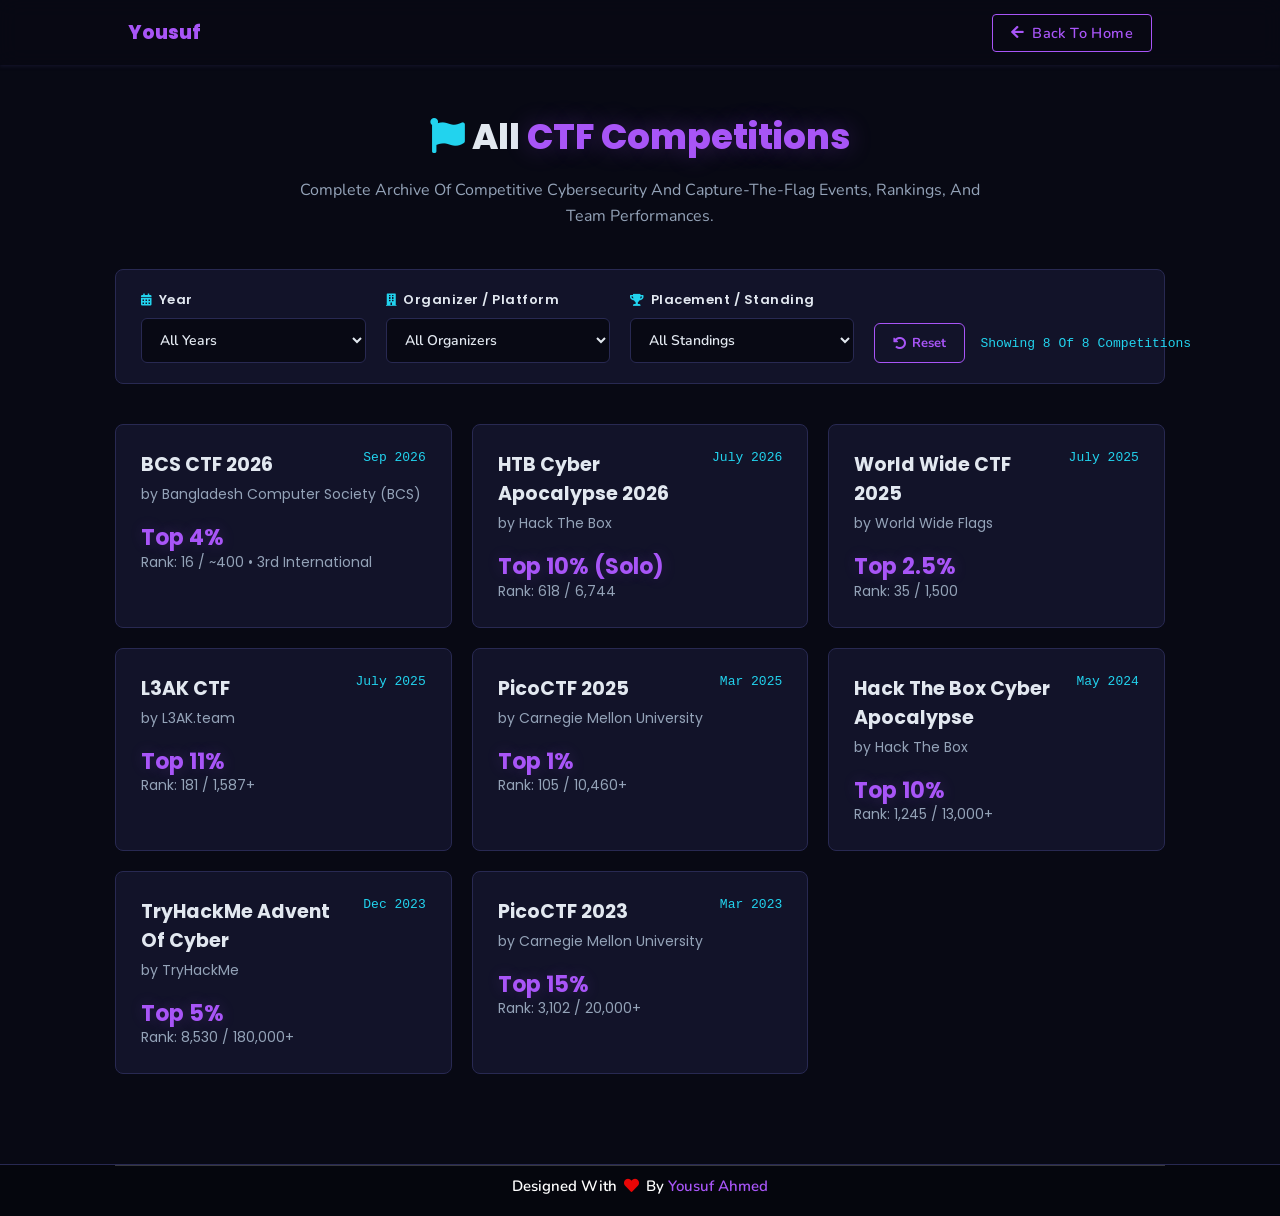
<file: ctf/index.html>
<!DOCTYPE html>
<html lang="en">
<head>
    <meta charset="UTF-8">
    <meta http-equiv="refresh" content="0; url=/ctf.html">
    <title>Redirecting to CTF Competitions...</title>
    <script>window.location.replace('/ctf.html');</script>
</head>
<body>
    <p>Redirecting to <a href="/ctf.html">CTF Competitions</a>...</p>
</body>
</html>
</file>
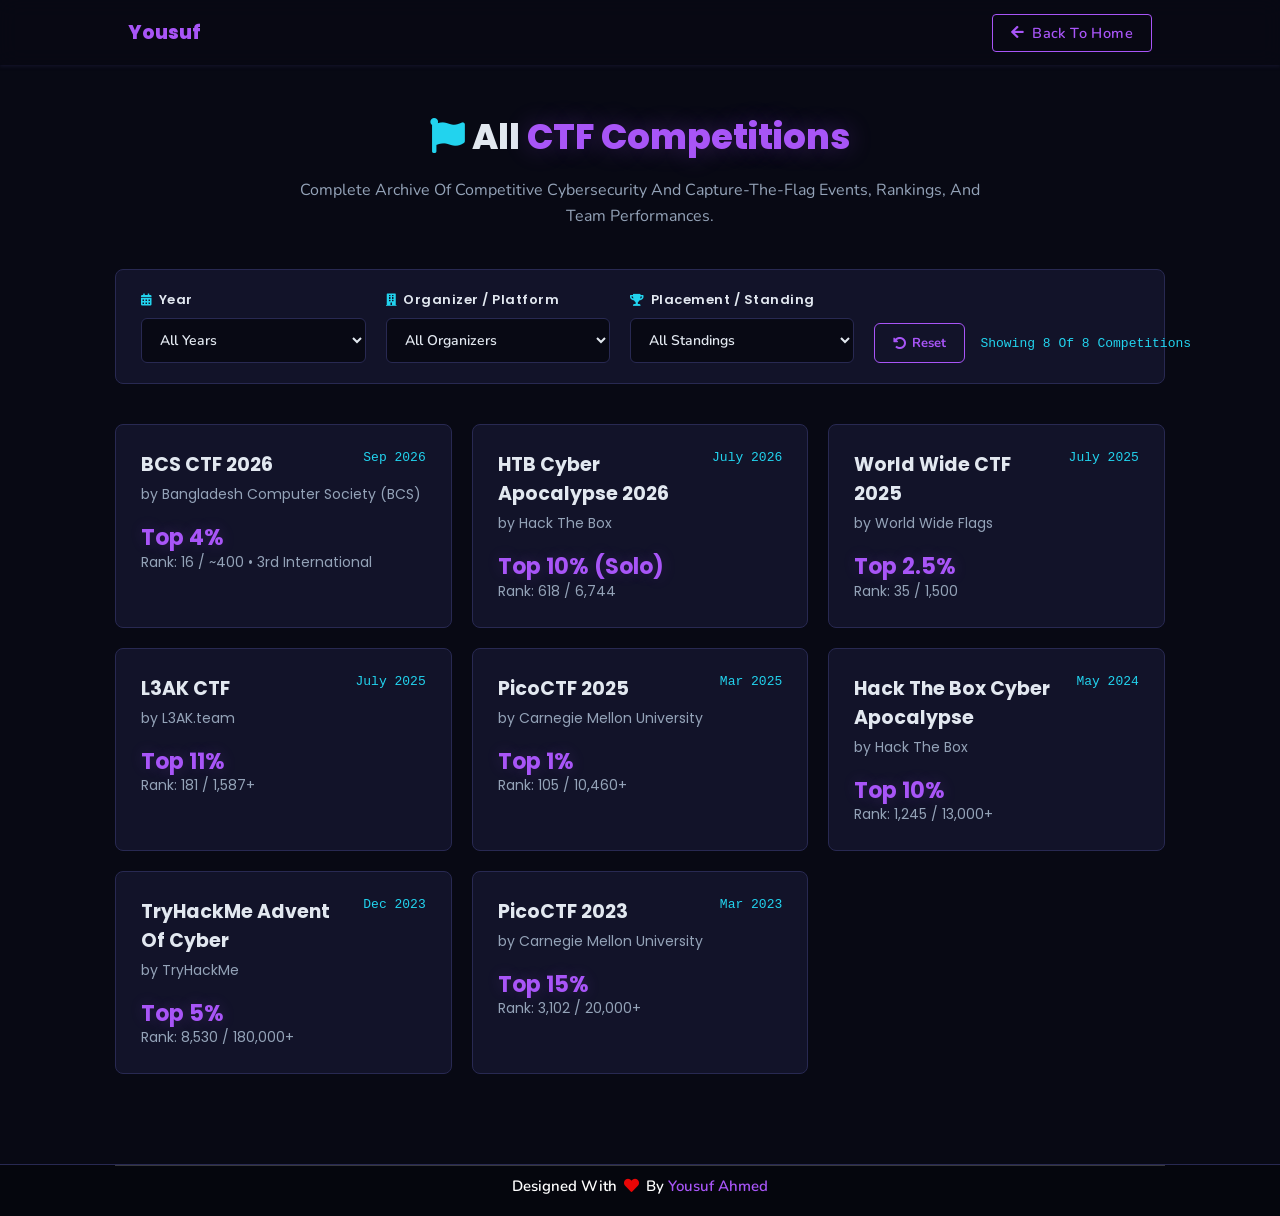
<file: ctf.html>
<!DOCTYPE html>
<html lang="en">
<head>
    <meta charset="UTF-8">
    <meta http-equiv="X-UA-Compatible" content="IE=edge">
    <meta name="viewport" content="width=device-width, initial-scale=1.0">
    <meta name="keywords" content="yousuf ahmed, ctf competitions, capture the flag, cybersecurity, bcs ctf, hack the box, picoctf, tryhackme, penetration testing" />
    <meta name="description" content="All competitive cybersecurity CTF participations, global rankings, and performances by Yousuf Ahmed." />
    <meta name="author" content="Yousuf Ahmed" />
    <meta name="robots" content="index, follow, max-image-preview:large" />
    <link rel="canonical" href="https://yousuf-ahmed06.github.io/ctf.html" />

    <!-- Open Graph -->
    <meta property="og:type" content="website" />
    <meta property="og:site_name" content="Yousuf Ahmed" />
    <meta property="og:url" content="https://yousuf-ahmed06.github.io/ctf.html" />
    <meta property="og:title" content="CTF Competitions | Yousuf Ahmed" />
    <meta property="og:description" content="All competitive cybersecurity CTF participations, global rankings, and performances by Yousuf Ahmed." />
    <meta property="og:image" content="https://yousuf-ahmed06.github.io/assets/images/og-banner.jpg" />
    <meta property="og:image:width" content="1200" />
    <meta property="og:image:height" content="630" />
    <meta property="og:image:alt" content="Yousuf Ahmed - CTF Competitions" />
    <meta property="og:locale" content="en_US" />

    <!-- Twitter Card -->
    <meta name="twitter:card" content="summary_large_image" />
    <meta name="twitter:site" content="@Yousuf_Ahmed__" />
    <meta name="twitter:creator" content="@Yousuf_Ahmed__" />
    <meta name="twitter:title" content="CTF Competitions | Yousuf Ahmed" />
    <meta name="twitter:description" content="All competitive cybersecurity CTF participations, global rankings, and performances by Yousuf Ahmed." />
    <meta name="twitter:image" content="https://yousuf-ahmed06.github.io/assets/images/og-banner.jpg" />
    <meta name="twitter:image:alt" content="Yousuf Ahmed - CTF Competitions" />

    <!-- Structured Data (Schema.org JSON-LD) -->
    <script type="application/ld+json">
    {
      "@context": "https://schema.org",
      "@graph": [
        {
          "@type": "CollectionPage",
          "@id": "https://yousuf-ahmed06.github.io/ctf.html#webpage",
          "url": "https://yousuf-ahmed06.github.io/ctf.html",
          "name": "CTF Competitions | Yousuf Ahmed",
          "description": "All competitive cybersecurity CTF participations, global rankings, and performances by Yousuf Ahmed.",
          "inLanguage": "en",
          "isPartOf": {
            "@id": "https://yousuf-ahmed06.github.io/#website"
          },
          "about": {
            "@id": "https://yousuf-ahmed06.github.io/#person"
          }
        },
        {
          "@type": "BreadcrumbList",
          "itemListElement": [
            {
              "@type": "ListItem",
              "position": 1,
              "name": "Home",
              "item": "https://yousuf-ahmed06.github.io/"
            },
            {
              "@type": "ListItem",
              "position": 2,
              "name": "CTF Competitions",
              "item": "https://yousuf-ahmed06.github.io/ctf.html"
            }
          ]
        }
      ]
    }
    </script>
    <!-- Preconnect & Fonts -->
    <link rel="preconnect" href="https://fonts.googleapis.com" />
    <link rel="preconnect" href="https://fonts.gstatic.com" crossorigin />
    <link rel="preconnect" href="https://cdnjs.cloudflare.com" crossorigin />
    <link rel="stylesheet" href="https://fonts.googleapis.com/css2?family=Poppins:wght@400;600;700&family=Nunito:ital,wght@0,300;0,400;0,600;0,700;1,300;1,400&display=swap" />
    <!-- Custom CSS -->
    <link rel="stylesheet" href="/assets/css/style.css">
    <!-- Font Awesome -->
    <link rel="preload" href="https://cdnjs.cloudflare.com/ajax/libs/font-awesome/5.15.3/css/all.min.css" as="style" onload="this.onload=null;this.rel='stylesheet'" integrity="sha512-iBBXm8fW90+nuLcSKlbmrPcLa0OT92xO1BIsZ+ywDWZCvqsWgccV3gFoRBv0z+8dLJgyAHIhR35VZc2oM/gI1w==" crossorigin="anonymous" referrerpolicy="no-referrer" />
    <noscript><link rel="stylesheet" href="https://cdnjs.cloudflare.com/ajax/libs/font-awesome/5.15.3/css/all.min.css" integrity="sha512-iBBXm8fW90+nuLcSKlbmrPcLa0OT92xO1BIsZ+ywDWZCvqsWgccV3gFoRBv0z+8dLJgyAHIhR35VZc2oM/gI1w==" crossorigin="anonymous" referrerpolicy="no-referrer" /></noscript>
    <!-- Favicon -->
    <link id="favicon" rel="shortcut icon" href="/assets/images/favicon.png" type="image/x-png">
    <title>CTF Competitions | Yousuf Ahmed</title>
</head>
<body>
<a href="#main-content" class="skip-link">Skip to main content</a>

<!-- navbar starts -->
<header class="ctfs-header">
    <a href="/" class="logo"> Yousuf</a>

    <nav class="navbar" aria-label="Primary Navigation">
        <ul>
            <li>
                <a href="/#ctfs" class="nav-back-btn">
                    <i class="fas fa-arrow-left" aria-hidden="true"></i>
                    <span>Back to Home</span>
                </a>
            </li>
        </ul>
    </nav>
</header>
<!-- navbar ends -->

<main id="main-content">
<!-- all ctfs section starts -->
<section class="ctf-section ctfs-page" id="ctfs-all">

    <h1 class="heading"><i class="fas fa-flag" aria-hidden="true"></i> All <span>CTF Competitions</span></h1>
    <p class="quote">Complete archive of competitive cybersecurity and capture-the-flag events, rankings, and team performances.</p>
    <h2 class="sr-only">Documented CTF Competitions</h2>

    <!-- Filter Bar -->
    <div class="ctf-filter-container">
        <div class="filter-group">
            <label for="filter-ctf-year"><i class="fas fa-calendar-alt"></i> Year</label>
            <select id="filter-ctf-year" class="filter-select">
                <option value="all">All Years</option>
                <option value="2026">2026</option>
                <option value="2025">2025</option>
                <option value="2024">2024</option>
                <option value="2023">2023</option>
            </select>
        </div>

        <div class="filter-group">
            <label for="filter-ctf-organizer"><i class="fas fa-building"></i> Organizer / Platform</label>
            <select id="filter-ctf-organizer" class="filter-select">
                <option value="all">All Organizers</option>
                <option value="bangladesh computer society">Bangladesh Computer Society (BCS)</option>
                <option value="hack the box">Hack The Box</option>
                <option value="world wide flags">World Wide Flags</option>
                <option value="l3ak">L3AK.team</option>
                <option value="carnegie mellon">Carnegie Mellon University</option>
                <option value="tryhackme">TryHackMe</option>
            </select>
        </div>

        <div class="filter-group">
            <label for="filter-ctf-standing"><i class="fas fa-trophy"></i> Placement / Standing</label>
            <select id="filter-ctf-standing" class="filter-select">
                <option value="all">All Standings</option>
                <option value="top-1">Top 1% or better</option>
                <option value="top-5">Top 5% or better</option>
                <option value="top-10">Top 10% or better</option>
                <option value="top-15">Top 15% or better</option>
            </select>
        </div>

        <div class="filter-group filter-actions">
            <button id="reset-ctf-filter" class="filter-reset-btn" type="button">
                <i class="fas fa-undo-alt"></i> Reset
            </button>
            <span class="ctf-count" id="ctf-count">Showing 8 of 8 competitions</span>
        </div>
    </div>

    <!-- CTFs Grid (All Competitions) -->
    <div class="box-container" id="ctf-grid">

        <!-- CTF Card 1: BCS CTF 2026 -->
        <div class="box ctf-card" data-year="2026" data-date="2026-09" data-organizer="bangladesh computer society" data-standing="top-5" data-percentile="4">
            <div class="ctf-header">
                <h3 class="ctf-name">BCS CTF 2026</h3>
                <p class="ctf-date">Sep 2026</p>
            </div>
            <p class="ctf-organizer">by Bangladesh Computer Society (BCS)</p>
            <div class="ctf-rank">
                <p>Top 4%</p>
                <span>Rank: 16 / ~400 • 3rd International</span>
            </div>
        </div>

        <!-- CTF Card 2: HTB Cyber Apocalypse 2026 -->
        <div class="box ctf-card" data-year="2026" data-date="2026-07" data-organizer="hack the box" data-standing="top-10" data-percentile="9.2">
            <div class="ctf-header">
                <h3 class="ctf-name">HTB Cyber Apocalypse 2026</h3>
                <p class="ctf-date">July 2026</p>
            </div>
            <p class="ctf-organizer">by Hack The Box</p>
            <div class="ctf-rank">
                <p>Top 10% (Solo)</p>
                <span>Rank: 618 / 6,744</span>
            </div>
        </div>

        <!-- CTF Card 3: World Wide CTF 2025 -->
        <div class="box ctf-card" data-year="2025" data-date="2025-07" data-organizer="world wide flags" data-standing="top-5" data-percentile="2.5">
            <div class="ctf-header">
                <h3 class="ctf-name">World Wide CTF 2025</h3>
                <p class="ctf-date">July 2025</p>
            </div>
            <p class="ctf-organizer">by World Wide Flags</p>
            <div class="ctf-rank">
                <p>Top 2.5%</p>
                <span>Rank: 35 / 1,500</span>
            </div>
        </div>

        <!-- CTF Card 4: L3AK CTF -->
        <div class="box ctf-card" data-year="2025" data-date="2025-07" data-organizer="l3ak" data-standing="top-15" data-percentile="11">
            <div class="ctf-header">
                <h3 class="ctf-name">L3AK CTF</h3>
                <p class="ctf-date">July 2025</p>
            </div>
            <p class="ctf-organizer">by L3AK.team</p>
            <div class="ctf-rank">
                <p>Top 11%</p>
                <span>Rank: 181 / 1,587+</span>
            </div>
        </div>

        <!-- CTF Card 5: PicoCTF 2025 -->
        <div class="box ctf-card" data-year="2025" data-date="2025-03" data-organizer="carnegie mellon" data-standing="top-1" data-percentile="1">
            <div class="ctf-header">
                <h3 class="ctf-name">PicoCTF 2025</h3>
                <p class="ctf-date">Mar 2025</p>
            </div>
            <p class="ctf-organizer">by Carnegie Mellon University</p>
            <div class="ctf-rank">
                <p>Top 1%</p>
                <span>Rank: 105 / 10,460+</span>
            </div>
        </div>

        <!-- CTF Card 6: HTB Cyber Apocalypse 2024 -->
        <div class="box ctf-card" data-year="2024" data-date="2024-05" data-organizer="hack the box" data-standing="top-10" data-percentile="10">
            <div class="ctf-header">
                <h3 class="ctf-name">Hack The Box Cyber Apocalypse</h3>
                <p class="ctf-date">May 2024</p>
            </div>
            <p class="ctf-organizer">by Hack The Box</p>
            <div class="ctf-rank">
                <p>Top 10%</p>
                <span>Rank: 1,245 / 13,000+</span>
            </div>
        </div>

        <!-- CTF Card 7: THM Advent of Cyber 2023 -->
        <div class="box ctf-card" data-year="2023" data-date="2023-12" data-organizer="tryhackme" data-standing="top-5" data-percentile="5">
            <div class="ctf-header">
                <h3 class="ctf-name">TryHackMe Advent of Cyber</h3>
                <p class="ctf-date">Dec 2023</p>
            </div>
            <p class="ctf-organizer">by TryHackMe</p>
            <div class="ctf-rank">
                <p>Top 5%</p>
                <span>Rank: 8,530 / 180,000+</span>
            </div>
        </div>

        <!-- CTF Card 8: PicoCTF 2023 -->
        <div class="box ctf-card" data-year="2023" data-date="2023-03" data-organizer="carnegie mellon" data-standing="top-15" data-percentile="15">
            <div class="ctf-header">
                <h3 class="ctf-name">PicoCTF 2023</h3>
                <p class="ctf-date">Mar 2023</p>
            </div>
            <p class="ctf-organizer">by Carnegie Mellon University</p>
            <div class="ctf-rank">
                <p>Top 15%</p>
                <span>Rank: 3,102 / 20,000+</span>
            </div>
        </div>

    </div>

    <!-- Empty State (hidden by default) -->
    <div id="ctf-no-results" class="ctf-no-results" style="display: none;">
        <i class="fas fa-search"></i>
        <h3>No CTF competitions match the selected criteria</h3>
        <p>Try resetting the filters to view all documented competitions.</p>
        <button id="clear-ctf-filters" class="btn" type="button">
            <span>Clear Filters</span>
            <i class="fas fa-undo-alt"></i>
        </button>
    </div>

</section>
<!-- all ctfs section ends -->
</main>

<!-- footer section starts -->
<footer class="footer">

  <p class="credit">Designed with <i class="fa fa-heart pulse" aria-hidden="true"></i> by <a href="https://www.linkedin.com/in/yousuf-ahmed27" target="_blank" rel="noopener noreferrer"> Yousuf Ahmed</a></p>

</footer>
<!-- footer section ends -->

<!-- scroll top btn -->
<a href="#ctfs-all" aria-label="Scroll to top" class="fas fa-angle-up" id="scroll-top"></a>

<!-- jquery cdn -->
<script defer src="https://cdnjs.cloudflare.com/ajax/libs/jquery/3.6.0/jquery.min.js" integrity="sha512-894YE6QWD5I59HgZOGReFYm4dnWc1Qt5NtvYSaNcOP+u1T9qYdvdihz0PPSiiqn/+/3e7Jo4EaG7TubfWGUrMQ==" crossorigin="anonymous" referrerpolicy="no-referrer"></script>

<!-- custom js -->
<script defer src="/assets/js/script.js"></script>

</body>
</html>
</file>
<file: assets/css/style.css>
* {
  margin: 0;
  padding: 0;
  box-sizing: border-box;
  text-decoration: none;
  outline: none;
  border: none;
  text-transform: capitalize;
  transition: all 0.2s linear;
}
html {
  font-size: 62.5%;
  overflow-x: hidden;
  scroll-behavior: smooth;
  scroll-padding-top: 6.5rem;
  color: #e2e8f0;
  background: #080914;
}
body {
  font-family: "Poppins", sans-serif;
}

.skip-link {
  position: fixed;
  top: -100%;
  left: 1.6rem;
  z-index: 2000;
  padding: 1rem 1.8rem;
  background: #a855f7;
  color: #080914;
  font-size: 1.4rem;
  font-weight: 700;
  border-radius: 0.4rem;
}
.skip-link:focus {
  top: 1.2rem;
}

.sr-only {
  position: absolute;
  width: 1px;
  height: 1px;
  padding: 0;
  margin: -1px;
  overflow: hidden;
  clip: rect(0, 0, 0, 0);
  white-space: nowrap;
  border: 0;
}

:focus-visible {
  outline: 2px solid #22d3ee;
  outline-offset: 3px;
}

@media (prefers-reduced-motion: reduce) {
  html {
    scroll-behavior: auto;
  }
  *,
  *::before,
  *::after {
    animation-duration: 0.01ms !important;
    animation-iteration-count: 1 !important;
    transition-duration: 0.01ms !important;
  }
}

*::selection {
  background: rgba(168, 85, 247, 0.35);
  color: #f3e8ff;
}

html {
  font-size: 62.5%;
  overflow-x: hidden;
}
html::-webkit-scrollbar {
  width: 0.8rem;
}
html::-webkit-scrollbar-track {
  background: #080914;
}
html::-webkit-scrollbar-thumb {
  background: #282952;
  border-radius: 4px;
}

/* expand on hover effect for tilt class */
.tilt {
  transition: transform 0.3s ease-in-out !important;
}
.tilt:hover {
  transform: scale(1.05);
}


/* pre loader start */
.loader-container {
  position: fixed;
  top: 0;
  left: 0;
  z-index: 10000;
  background: #e6eff1;
  display: flex;
  align-items: center;
  justify-content: center;
  height: 100%;
  width: 100%;
}
.loader-container.fade-out {
  top: -120%;
}
/* pre loader end */

/* navbar starts */
header {
  position: fixed;
  top: 0;
  left: 0;
  right: 0;
  z-index: 1000;
  display: flex;
  align-items: center;
  justify-content: space-between;
  padding: 1.7rem 10%;
  height: 6.5rem;
  background-color: rgba(8, 9, 20, 0.88);
  backdrop-filter: blur(10px);
  box-shadow: 0 1px 4px rgba(40, 41, 82, 0.4);
}
section {
  min-height: 100vh;
  padding: 2rem 9%;
  scroll-margin-top: 6.5rem;
}
.heading {
  font-size: 3.5rem;
  color: #e2e8f0;
  font-weight: 800;
  text-align: center;
}
.heading i {
  color: #22d3ee;
}
.heading span {
  color: #a855f7;
  text-shadow: 0 0 25px rgba(168, 85, 247, 0.3);
}
header .logo {
  font-size: 1.9rem;
  font-weight: 800;
  text-decoration: none;
  color: #a855f7;
}
header .logo i {
  font-size: 2.2rem;
}
header .logo:hover {
  color: #22d3ee;
}
header .navbar ul {
  list-style: none;
  display: flex;
  justify-content: center;
  align-items: center;
}
header .navbar li {
  margin-left: 2.5rem;
}
header .navbar ul li a {
  font-size: 1.57rem;
  color: #e2e8f0;
  font-weight: 600;
  text-decoration: none;
  letter-spacing: 0.04rem;
  transition: 0.2s;
}
header .navbar ul li a.active,
header .navbar ul li a:hover {
  color: #a855f7;
  padding: 0.5rem 0;
}
/* navbar ends */

/* hamburger icon starts*/
#menu {
  font-size: 3rem;
  cursor: pointer;
  color: #a855f7;
  background: transparent;
  border: none;
  display: none;
}
#menu span {
  display: block;
  width: 2.6rem;
  height: 0.3rem;
  margin: 0.5rem auto;
  background-color: #a855f7;
  transition: all 0.3s ease-in-out;
  border-radius: 2px;
}
@media (max-width: 768px) {
  #menu {
    display: block;
  }
  #menu.fa-times span:nth-child(1) {
    transform: translateY(0.8rem) rotate(45deg);
  }
  #menu.fa-times span:nth-child(2) {
    opacity: 0;
  }
  #menu.fa-times span:nth-child(3) {
    transform: translateY(-0.8rem) rotate(-45deg);
  }
  header .navbar {
    position: fixed;
    top: 6.5rem;
    right: -120%;
    width: 75%;
    height: 100%;
    text-align: left;
    align-items: flex-start;
    color: #e2e8f0;
    background: #121329;
    border-left: 1px solid #282952;
  }
  header .navbar ul {
    flex-flow: column;
    padding: 1rem;
  }
  header .navbar ul li {
    text-align: center;
    width: 100%;
    margin: 1rem 0;
    border-radius: 0.5rem;
    width: 26rem;
  }
  header .navbar ul li a {
    display: block;
    padding: 1rem;
    text-align: left;
    color: #fff;
    font-size: 2rem;
  }
  header .navbar ul li a.active,
  header .navbar ul li a:hover {
    padding: 1rem;
    color: #fff;
    border-radius: 0.5rem;
    border-bottom: 0.5rem solid #a855f7;
  }
  .fa-times {
    transform: rotate(180deg);
  }
  header .navbar.nav-toggle {
    right: 0;
  }
}
/* hamburger icon ends */

/* hero section starts*/
.home {
  position: relative;
  display: flex;
  flex-wrap: wrap;
  gap: 1.5rem;
  min-height: 100vh;
  align-items: center;
}
.home::before {
  content: "";
  position: absolute;
  top: 0;
  left: 0;
  height: 100%;
  width: 100%;
}
.home .content {
  flex: 1 1 40rem;
  padding-top: 1rem;
  z-index: 1;
}
.home .content h1 {
  font-size: 3rem;
  font-weight: 800;
  color: #e2e8f0;
}
.home .content h1 span {
  font-size: 5rem;
  font-weight: 800;
  color: #a855f7;
  text-shadow: 0 0 25px rgba(168, 85, 247, 0.25);
}
.home .content .hero-subtitle,
.home .content h3 {
  font-size: 3rem;
  font-weight: 800;
  color: #22d3ee;
}
.home .content p {
  font-size: 2rem;
  color: #94a3b8;
  font-weight: 600;
  padding: 1rem 0;
}
/* social icons start */
.socials {
  position: relative;
  margin-top: 2rem;
}
.socials .social-icons {
  padding-left: 0;
  margin-bottom: 0;
  list-style: none;
}
.socials .social-icons li {
  display: inline-block;
  margin-bottom: 14px;
}
.social-icons a {
  font-size: 2rem;
  display: inline-block;
  line-height: 44px;
  color: #a855f7;
  background-color: #121329;
  border: 1px solid #282952;
  width: 44px;
  height: 44px;
  text-align: center;
  margin-right: 8px;
  border-radius: 100%;
  -webkit-transition: all 0.2s linear;
  -o-transition: all 0.2s linear;
  transition: all 0.2s linear;
}
.social-icons a:active,
.social-icons a:focus,
.social-icons a:hover {
  color: #22d3ee;
  border-color: #22d3ee;
}
.social-icons li a {
  color: #a855f7;
  transition: all 0.25s ease-in-out;
}

/* --- Hover Effect for ALL Social Icons --- */
.social-icons li a:hover {
  color: #22d3ee;
}

/* --- SVG Sizing and Alignment --- */
.social-icons li a svg {
  width: 22px;  /* Standardized width */
  height: 22px; /* Standardized height */
  vertical-align: middle;
}

/* --- Specific rule for GitHub icon which uses stroke --- */
.social-icons a.github svg {
    stroke: currentColor;
    fill: none;
}
.social-icons a.thm svg {
    stroke: currentColor;
    fill: none;
}
/* social icons end */

/* hero media queries starts*/
@media (max-width: 450px) {
  .home .btn {
    margin: 4rem 0;
  }
  .socials {
    margin-top: 12rem;
  }
  .home .image img {
    margin-top: -12rem;
  }
  .home .content p {
    font-size: 2.2rem;
  }
  .home .content p span {
    font-size: 2.2rem;
  }
}
/* hero media queries ends*/
/* hero section end */

/* about section starts */
.about {}
.about .row {
  display: flex;
  flex-direction: row;
  gap: 2rem;
  flex-wrap: wrap;
  padding: 4rem;
  color: #e2e8f0;
}
.about .row .image {
  text-align: center;
  flex: 1 1 35rem;
}
.about .row .image img {
  margin: 4rem;
  width: 30rem;
  height: auto;
  border-radius: 5%;
  box-shadow: 0 5px 10px rgba(0, 0, 0, 0.6);
  mix-blend-mode: luminosity;
  transition: 0.3s;
  cursor: pointer;
}
.about .row .image img:hover {
  mix-blend-mode: normal;
}
.about .row .content {
  flex: 1 1 45rem;
  padding: 3rem;
}
.about .row .content h3 {
  color: #f1f5f9;
  font-size: 2.5rem;
}
.about .row .content .tag {
  display: inline-block;
  font-size: 1.4rem;
  color: #22d3ee;
  font-weight: 600;
  margin-top: 1rem;
}
.about .row .content p {
  font-size: 1.5rem;
  margin-top: 1.5rem;
  font-family: "Nunito";
  font-weight: 600;
  text-transform: none;
  color: #94a3b8;
}
.about .row .content .box-container {
  display: flex;
  flex-wrap: wrap;
  gap: 1.5rem;
  font-family: "Nunito";
  font-weight: 600;
}
.about .row .content .box-container .box p {
  text-transform: none;
}
.about .row .content .box-container .box p span {
  color: #a855f7;
}
.resumebtn {
  margin-top: 6rem;
}
.resumebtn .btn,
.viewall .btn {
  padding: 1.7rem 3rem;
  border-radius: 0.5em;
  transition: 0.3s;
  color: #fff;
  font-family: "Nunito", sans-serif;
  background: transparent;
  color: #a855f7;
  border: 2px solid #a855f7;
  box-shadow: 0 0 15px rgba(168, 85, 247, 0.15);
  /* Smooth transition for the hover effect */
  transition: all 0.3s ease-out;
}
.resumebtn .btn span,
.viewall .btn span {
  font-weight: 600;
  font-size: 1.8rem;
  letter-spacing: 0.1rem;
}
.resumebtn .btn i,
.viewall .btn i {
  margin-left: 0.3rem;
  font-size: 1.2rem;
  transition: transform 0.3s ease-out;
}
.resumebtn .btn:hover,
.viewall .btn:hover {
  background: #a855f7;
  color: #080914;
  box-shadow: 0 6px 22px rgba(168, 85, 247, 0.35);
  transform: translateY(-5px);
}
.resumebtn .btn:hover i,
.viewall .btn:hover i {
  transform: translateX(5px);
}
/* about media queries starts*/
@media screen and (max-width: 600px) {
  .about .row .image {
    margin-top: 2rem;
  }
  .about .row .image img {
    margin: 0 auto;
    width: 80%;
    mix-blend-mode: normal;
  }
  .about .row {
    padding: 0.5rem;
    margin-bottom: 7rem;
  }
  .about .row .content {
    padding: 1rem;
  }
  .about .row .content .box-container {
    gap: 0;
  }
}
/* about media queries ends*/
/* about section ends */

/* Filter Bar (CTFs) */
.ctf-filter-container {
  display: flex;
  flex-wrap: wrap;
  align-items: flex-end;
  justify-content: center;
  gap: 2rem;
  margin-top: 0;
  margin-bottom: 3.5rem;
  padding: 2rem 2.5rem;
  background: #121329;
  border-radius: 8px;
  border: 1px solid #282952;
}

.ctf-filter-container .filter-group {
  display: flex;
  flex-direction: column;
  gap: 0.8rem;
  min-width: 20rem;
  flex: 1 1 20rem;
}

.ctf-filter-container .filter-group label {
  font-size: 1.3rem;
  font-weight: 600;
  color: #e2e8f0;
  display: flex;
  align-items: center;
  gap: 0.6rem;
  letter-spacing: 0.05rem;
}

.ctf-filter-container .filter-group label i {
  color: #22d3ee;
  font-size: 1.2rem;
}

.ctf-filter-container .filter-select {
  background: #080914;
  border: 1px solid #282952;
  color: #e2e8f0;
  font-family: "Nunito", sans-serif;
  font-size: 1.4rem;
  font-weight: 600;
  padding: 1.1rem 1.4rem;
  border-radius: 6px;
  cursor: pointer;
  transition: all 0.25s ease;
  outline: none;
}

.ctf-filter-container .filter-select:focus,
.ctf-filter-container .filter-select:hover {
  border-color: #a855f7;
  box-shadow: 0 0 12px rgba(168, 85, 247, 0.22);
}

.ctf-filter-container .filter-actions {
  display: flex;
  flex-direction: row;
  align-items: center;
  justify-content: space-between;
  gap: 1.5rem;
  min-width: 24rem;
  flex: 1 1 24rem;
}

.ctf-filter-container .filter-reset-btn {
  background: transparent;
  color: #a855f7;
  border: 1px solid #a855f7;
  font-family: "Nunito", sans-serif;
  font-size: 1.3rem;
  font-weight: 700;
  padding: 1rem 1.8rem;
  border-radius: 6px;
  cursor: pointer;
  transition: all 0.25s ease;
  display: inline-flex;
  align-items: center;
  gap: 0.6rem;
}

.ctf-filter-container .filter-reset-btn:hover {
  background: rgba(168, 85, 247, 0.15);
  border-color: #c084fc;
  color: #c084fc;
  transform: translateY(-2px);
}

.ctf-filter-container .ctf-count {
  font-size: 1.3rem;
  color: #22d3ee;
  font-family: 'SF Mono', 'Fira Code', monospace;
  white-space: nowrap;
}

/* Empty State */
.ctf-no-results {
  text-align: center;
  padding: 6rem 2rem;
  background: #121329;
  border-radius: 8px;
  border: 1px dashed #282952;
  margin-top: 2rem;
}

.ctf-no-results i {
  font-size: 4rem;
  color: #94a3b8;
  margin-bottom: 1.5rem;
}

.ctf-no-results h2,
.ctf-no-results h3 {
  font-size: 2rem;
  color: #e2e8f0;
  margin-bottom: 0.8rem;
}

.ctf-no-results p {
  font-size: 1.4rem;
  color: #94a3b8;
  font-family: "Nunito", sans-serif;
  margin-bottom: 2rem;
  text-transform: none;
}

.ctf-no-results .btn {
  padding: 1.2rem 2.5rem;
  border-radius: 4px;
  font-family: "Nunito", sans-serif;
  font-weight: 600;
  font-size: 1.5rem;
  background: transparent;
  color: #a855f7;
  border: 1px solid #a855f7;
  cursor: pointer;
  display: inline-flex;
  align-items: center;
  gap: 0.8rem;
  transition: all 0.3s ease;
}

.ctf-no-results .btn:hover {
  background: rgba(168, 85, 247, 0.15);
  color: #c084fc;
  border-color: #c084fc;
  transform: translateY(-2px);
}

/* dedicated subpage navbar (ctfs) */
header.ctfs-header {
  display: flex;
  justify-content: space-between;
  align-items: center;
}

header.ctfs-header #menu {
  display: none !important;
}

header.ctfs-header .navbar {
  display: flex;
  align-items: center;
}

header.ctfs-header .navbar ul {
  display: flex;
  align-items: center;
  list-style: none;
  margin: 0;
  padding: 0;
}

header.ctfs-header .navbar ul li {
  margin: 0;
  list-style: none;
}

header.ctfs-header .navbar ul li a.nav-back-btn,
header.ctfs-header .nav-back-btn {
  display: inline-flex;
  align-items: center;
  gap: 0.8rem;
  padding: 0.8rem 1.8rem;
  border-radius: 4px;
  font-family: "Nunito", sans-serif;
  font-weight: 600;
  font-size: 1.45rem;
  color: #a855f7;
  background: transparent;
  border: 1px solid #a855f7;
  text-decoration: none;
  letter-spacing: 0.04rem;
  transition: all 0.3s ease;
}

header.ctfs-header .navbar ul li a.nav-back-btn:hover,
header.ctfs-header .nav-back-btn:hover {
  background: rgba(168, 85, 247, 0.15);
  color: #c084fc;
  transform: translateX(-4px);
  border: 1px solid #c084fc;
  border-bottom: 1px solid #c084fc;
  padding: 0.8rem 1.8rem;
}

@media (max-width: 768px) {
  header.ctfs-header {
    padding: 1.5rem 6%;
  }

  header.ctfs-header .navbar {
    position: static;
    top: auto;
    right: auto;
    width: auto;
    height: auto;
    background: transparent;
    display: flex;
    text-align: right;
  }

  header.ctfs-header .navbar ul {
    flex-flow: row;
    padding: 0;
  }

  header.ctfs-header .navbar ul li {
    width: auto;
    margin: 0;
  }

  header.ctfs-header .navbar ul li a.nav-back-btn,
  header.ctfs-header .nav-back-btn {
    display: inline-flex;
    padding: 0.7rem 1.4rem;
    font-size: 1.3rem;
    color: #a855f7;
    border-radius: 4px;
    border: 1px solid #a855f7;
    border-bottom: 1px solid #a855f7;
  }

  header.ctfs-header .navbar ul li a.nav-back-btn:hover,
  header.ctfs-header .nav-back-btn:hover {
    padding: 0.7rem 1.4rem;
    color: #c084fc;
    border: 1px solid #c084fc;
    border-bottom: 1px solid #c084fc;
    border-radius: 4px;
    background: rgba(168, 85, 247, 0.15);
  }
}

@media (max-width: 480px) {
  header.ctfs-header {
    padding: 1.5rem 4%;
  }

  header.ctfs-header .navbar ul li a.nav-back-btn,
  header.ctfs-header .nav-back-btn {
    padding: 0.6rem 1.1rem;
    font-size: 1.25rem;
    gap: 0.5rem;
  }
}

/* dedicated ctfs page */
.ctfs-page {
  padding-top: 11rem;
  min-height: 85vh;
}

.ctfs-page .quote {
  font-size: 1.6rem;
  color: #94a3b8;
  text-align: center;
  max-width: 700px;
  margin: 1.5rem auto 4rem auto;
  font-family: "Nunito", sans-serif;
  line-height: 1.6;
}

@media (max-width: 768px) {
  /* Show all CTF cards on dedicated page */
  .ctfs-page .box-container .box:nth-child(n + 5) {
    display: block !important;
  }
}

/* certifications section starts */
.certifications {
    background: #080914;
}

.certifications .box-container {
    display: grid;
    /* Create a responsive grid: columns are at least 320px, 
       and they'll fit as many as possible per row */
    grid-template-columns: repeat(auto-fit, minmax(320px, 1fr));
    gap: 2.5rem;
    margin-top: 4rem;
}

.certifications .box {
    background: #121329;
    border-radius: 8px;
    padding: 3rem 2.5rem;
    text-align: center;
    display: flex;
    flex-direction: column;
    justify-content: space-between;
    transition: all 0.3s ease;
    border: 1px solid #282952;
}

.certifications .box:hover {
    box-shadow: 0 10px 25px rgba(168, 85, 247, 0.15);
    border-color: #a855f7;
}

.certifications .cert-image img {
    max-height: 80px; /* Control logo size */
    width: auto;
    margin-bottom: 2rem;
}

.certifications .cert-content h3 {
    font-size: 2rem;
    color: #e2e8f0;
    font-weight: 700;
    margin-bottom: 0.5rem;
}

.certifications .cert-content .issuer {
    font-size: 1.4rem;
    color: #94a3b8;
    font-family: 'Nunito', sans-serif;
    margin-bottom: 2.5rem;
    text-transform: none; /* Override the global capitalize */
}

/* --- Styling for the "Verify" button --- */
.certifications .box .btn {
    padding: 1.2rem 2.5rem;
    border-radius: 4px;
    font-family: "Nunito", sans-serif;
    font-weight: 600;
    font-size: 1.5rem;
    letter-spacing: 0.1rem;
    background: transparent;
    color: #22d3ee;
    border: 1px solid #22d3ee;
    transition: all 0.3s ease;
}

.certifications .box .btn:hover {
    background: rgba(34, 211, 238, 0.12);
    color: #22d3ee;
    box-shadow: 0 0 15px rgba(34, 211, 238, 0.25);
}

.certifications .box .btn i {
    margin-left: 0.5rem;
    font-size: 1.3rem;
}


.certifications .viewall {
    display: flex;
    justify-content: center;
}
/* certifications section ends */

/* education section starts */
.education {
  min-height: 80vh;
}
.education .qoute {
  font-size: 1.5rem;
  text-align: center;
  font-family: "Nunito", sans-serif;
  font-weight: 600;
  margin-top: 0.5rem;
}
.education .box-container {
  display: flex;
  flex-wrap: wrap;
  justify-content: center;
  align-items: center;
  flex-direction: column;
}
.education .box-container .box {
  display: flex;
  flex-direction: row;
  width: 80%;
  border-radius: 0.5rem;
  box-shadow: 0.2rem 0.5rem 1rem rgba(0, 0, 0, 0.2);
  text-align: center;
  position: relative;
  margin-top: 2rem;
  overflow: hidden;
  transition: 0.3s;
  background: #121329;
  border: 1px solid #282952;
}
.education .box-container .box:hover {
  box-shadow: 0 8px 24px rgba(168, 85, 247, 0.12);
  border-color: #a855f7;
}
.education .box-container .box .image {
  flex: 1 1 20rem;
  width: 100%;
}
.education .box-container .box img {
  object-fit: cover;
  position: relative;
  width: 100%;
  height: 100%;
}
.education .box-container .box .content {
  position: relative;
  display: flex;
  flex-direction: column;
  padding: 1rem;
  flex-wrap: wrap;
  flex: 1 1 70rem;
}
.education .box-container .box .content h3 {
  font-size: 2.5rem;
  color: #e2e8f0;
  padding: 0.5rem 0;
  font-weight: 600;
  text-align: left;
  margin-left: 1rem;
}
.education .box-container .box .content p {
  font-size: 1.5rem;
  margin-left: 1rem;
  text-align: left;
  color: #94a3b8;
}
.education h4 {
  font-size: 2rem;
  color: #22d3ee;
  text-align: left;
  margin: 1rem;
  font-family: "Nunito", sans-serif;
  font-weight: 700;
}

/* education media queries starts*/
@media screen and (max-width: 600px) {
  .education .box-container .box {
    flex-direction: column;
    width: 100%;
  }
  .education .box-container .box .image {
    width: 100%;
    height: 25rem;
  }
  .education .box-container .box img {
    width: 100%;
  }
  .education .box-container .box .content {
    position: relative;
    display: flex;
    flex-direction: column;
    padding: 1rem;
    flex-wrap: wrap;
    flex: 0;
  }
  .education .btns {
    margin-top: 2rem;
    margin-left: 1rem;
    margin-right: 1rem;
    flex-wrap: wrap;
  }
}
/* education media queries ends*/
/* education section ends */

/* experience section starts */
.experience .timeline {
  position: relative;
  max-width: 1200px;
  margin: 0 auto;
}
.experience .timeline::after {
  content: "";
  position: absolute;
  width: 6px;
  background: #282952;
  top: 0;
  bottom: 0;
  left: 50%;
  margin-left: -3px;
  z-index: -2;
}
.experience .container {
  padding: 10px 40px;
  position: relative;
  background-color: inherit;
  width: 50%;
}
/*circles on timeline*/
.experience .container::after {
  content: "\f0b1";
  position: absolute;
  width: 25px;
  height: 25px;
  right: -17px;
  border: 4px solid rgb(0, 0, 0, 0);
  top: 15px;
  border-radius: 50%;
  z-index: 100;
  font-size: 1.89rem;
  text-align: center;
  font-weight: 600;
  color: #a855f7;
  background: #080914;
  font-family: "Font Awesome\ 5 Free";
}
.experience .left {
  left: 0;
}
.experience .right {
  left: 50%;
}
/* arrows pointing right */
.experience .left::before {
  content: " ";
  height: 0;
  position: absolute;
  top: 22px;
  width: 0;
  z-index: 1;
  right: 30px;
  border: medium solid #121329;
  border-width: 10px 0 10px 10px;
  border-color: transparent transparent transparent #121329;
}
/* arrows pointing left  */
.experience .right::before {
  content: " ";
  height: 0;
  position: absolute;
  top: 22px;
  width: 0;
  z-index: 1;
  left: 30px;
  border: medium solid #121329;
  border-width: 10px 10px 10px 0;
  border-color: transparent #121329 transparent transparent;
}
.experience .right::after {
  left: -16px;
}
.experience .content {
  background-color: #121329;
  position: relative;
  border-radius: 6px;
  border: 1px solid #282952;
}
.experience .content .tag {
  font-size: 1.3rem;
  padding-top: 1.5rem;
  padding-left: 1.5rem;
  color: #a855f7;
}
.experience .content .desc {
  margin-left: 1.5rem;
  padding-bottom: 1rem;
}
.experience .content .desc h3 {
  font-size: 1.5rem;
  font-weight: 600;
  color: #e2e8f0;
}
.experience .content .desc p {
  font-size: 1.2rem;
  color: #22d3ee;
}

/* Media queries - Responsive timeline on screens less than 600px wide */
@media screen and (max-width: 600px) {
  .experience {
    min-height: 80vh;
  }
  .experience .timeline {
    margin-top: 2rem;
  }
  .experience .timeline::after {
    left: 31px;
  }
  .experience .container {
    width: 100%;
    padding-left: 8rem;
    padding-right: 2rem;
  }
  .experience .container::after {
    font-size: 2.2rem;
  }
  .experience .container::before {
    left: 61px;
    border: medium solid #121329;
    border-width: 10px 10px 10px 0;
    border-color: transparent #121329 transparent transparent;
  }
  .experience .left::after {
    left: 15px;
  }
  .experience .right::after {
    left: 15px;
  }
  .experience .right {
    left: 0%;
  }
}
/* experience media queries ends */
/* experience section ends */

.ctf-section {
  background: #080914;
  padding-bottom: 5rem;
}

.ctf-section .box-container {
  display: grid;
  grid-template-columns: repeat(auto-fit, minmax(300px, 1fr));
  gap: 2rem;
  margin-top: 4rem;
  margin-bottom: 4rem;
}

.ctf-section .box {
  background: #121329;
  padding: 2.5rem;
  border-radius: 8px;
  border: 1px solid #282952;
  transition: all 0.3s ease;
}

.ctf-section .box:hover {
  border-color: #a855f7;
  box-shadow: 0 8px 24px rgba(168, 85, 247, 0.15);
}

.ctf-section .ctf-header {
  display: flex;
  justify-content: space-between;
  align-items: flex-start;
  margin-bottom: 0.5rem;
}

.ctf-section .ctf-name {
  font-size: 1.9rem;
  color: #e2e8f0;
  font-weight: 700;
}

.ctf-section .ctf-date {
  font-size: 1.3rem;
  color: #22d3ee;
  font-family: 'SF Mono', 'Fira Code', monospace;
  white-space: nowrap;
  margin-left: 1rem;
}

.ctf-section .ctf-organizer {
  font-size: 1.4rem;
  color: #94a3b8;
  margin-bottom: 2rem;
  text-transform: none;
}

.ctf-section .ctf-rank p {
  font-size: 2.2rem;
  color: #a855f7;
  font-weight: bold;
  margin: 0;
  line-height: 1.2;
  text-shadow: 0 0 15px rgba(168, 85, 247, 0.2);
}

.ctf-section .ctf-rank span {
  font-size: 1.4rem;
  color: #94a3b8;
  text-transform: none;
}

/* Ensure the .viewall button styles from the .work section apply */
.ctf-section .viewall {
  display: flex;
  justify-content: center;
}

@media (max-width: 768px) {
  /* --- Hides extra CTF cards on mobile/tablet portrait --- */
  /* This selects the 5th .box and every one after it and hides them */
  .ctf-section .box-container .box:nth-child(n + 5) {
    display: none;
  }
}

/* blog section starts */
.blog-section .box-container {
  display: grid;
  grid-template-columns: repeat(auto-fit, minmax(320px, 1fr));
  gap: 2rem;
  margin-top: 4rem;
}

.blog-section .loading-blogs {
  font-size: 1.6rem;
  color: #94a3b8;
  grid-column: 1 / -1; 
  text-align: center;
}

.blog-section .box {
  background-color: #121329;
  border-radius: 8px;
  border: 1px solid #282952;
  transition: all 0.3s ease;
  display: flex; /* Use flexbox to structure the card content */
  flex-direction: column;
}

.blog-section .box:hover {
  box-shadow: 0 10px 25px rgba(168, 85, 247, 0.15);
  border-color: #a855f7;
}

.blog-section .blog-content {
  padding: 2.5rem; /* Increased padding for a balanced look without images */
  display: flex;
  flex-direction: column;
  flex-grow: 1; 
}

.blog-section .blog-content h3 {
  font-size: 1.8rem;
  color: #e2e8f0;
  margin-bottom: 1rem;
  line-height: 1.4;
}

.blog-section .blog-content h3 a {
  color: inherit;
  text-decoration: none;
}

.blog-section .blog-content h3 a:hover {
  color: #a855f7;
}

.blog-section .blog-content p {
  font-size: 1.4rem;
  color: #94a3b8;
  line-height: 1.6;
  text-transform: none;
  flex-grow: 1; /* Pushes the meta info to the bottom */
}

.blog-section .blog-meta {
  padding: 1.5rem 2.5rem;
  margin-top: auto;
  border-top: 1px solid #282952;
  font-size: 1.3rem;
  color: #22d3ee;
  font-family: 'SF Mono', 'Fira Code', monospace;
  display: flex;
  justify-content: space-between;
}
.viewall {
  display: flex;
  justify-content: center;
  margin-top: 4rem; /* Adds space above the button */
}
/* blog section ends */

/* footer section starts */
.footer {
  min-height: auto;
  padding: 0 9% 2rem;
  background: #05060d;
  border-top: 1px solid #282952;
}
.footer .box-container {
  display: flex;
  flex-direction: column;
  align-items: center;
  justify-content: center;
  gap: 1.4rem;
  padding: 2.5rem 0 2rem;
  text-align: center;
}
.footer .box-container h2 {
  font-size: 2.4rem;
  font-weight: 700;
  color: #e2e8f0;
}
.footer .footer-connect-btn {
  display: inline-flex;
  align-items: center;
  gap: 0.9rem;
  padding: 1rem 2.2rem;
  border-radius: 0.5rem;
  font-family: "Nunito", sans-serif;
  font-size: 1.55rem;
  font-weight: 600;
  color: #e2e8f0;
  background: #121329;
  border: 1.5px solid #a855f7;
  box-shadow: 0 0 15px rgba(168, 85, 247, 0.15);
  transition: all 0.25s ease;
}
.footer .footer-connect-btn i {
  font-size: 1.8rem;
  color: #22d3ee;
}
.footer .footer-connect-btn:hover {
  background: rgba(168, 85, 247, 0.16);
  border-color: #22d3ee;
  color: #22d3ee;
  transform: translateY(-2px);
  box-shadow: 0 6px 20px rgba(34, 211, 238, 0.2);
}
.footer .box-container .box {
  flex: 1 1 25rem;
  margin: 2.5rem;
}
.footer .box-container .box h3 {
  font-size: 2.5rem;
  color: #fff;
  padding-bottom: 1rem;
  font-weight: normal;
}
.footer .box-container .box p {
  font-size: 1.5rem;
  color: #ccc;
  padding: 0.7rem 0;
  text-transform: none;
}
.footer .box-container .box p i {
  padding-right: 1rem;
  color: #a855f7;
}
.footer .box-container .box a {
  font-size: 1.5rem;
  color: rgb(238, 238, 238);
  padding: 0.3rem 0;
  display: block;
}
.footer .box-container .box a:hover {
  color: #22d3ee;
}
.footer .box-container .box .share {
  display: flex;
  flex-wrap: wrap;
  padding: 1rem 0;
}
.footer .box-container .box .share a {
  height: 4rem;
  width: 4rem;
  padding: 1rem;
  text-align: center;
  border-radius: 5rem;
  font-size: 1.7rem;
  margin-right: 1rem;
  transition: 0.2s;
  background: rgb(230, 230, 230);
  color: #02094b;
  border: none;
}
.footer .box-container .box .share a:hover {
  background: transparent;
  transform: scale(0.98);
  border: 0.1rem solid #a855f7;
  color: #22d3ee;
}
.footer .credit {
  padding: 1rem 0 0 0;
  text-align: center;
  font-size: 1.5rem;
  font-family: "Nunito", sans-serif;
  font-weight: 600;
  color: #fff;
  border-top: 0.1rem solid #fff3;
}
.footer .credit a {
  color: #a855f7;
}
.footer .credit a:hover {
  color: #22d3ee;
}
.footer .fa {
  color: #e90606;
  margin: 0 0.3rem;
  font-size: 1.5rem;
  animation: pound 0.35s infinite alternate;
}
@-webkit-keyframes pound {
  to {
    transform: scale(1.1);
  }
}
@keyframes pound {
  to {
    transform: scale(1.1);
  }
}
@media (max-width: 450px) {
  .footer .box-container .box {
    margin: 1.5rem;
  }
  .footer .box-container .box p {
    padding: 0.7rem;
  }
  .footer .box-container .box .share a {
    padding: 1.2rem;
  }
}
/* footer section ends */

/* common media queries starts*/
@media (max-width: 450px) {
  html {
    font-size: 55%;
  }
  body {
    padding-right: 0;
  }
  section {
    padding: 2rem;
  }
  .footer {
    padding: 0 2rem 2rem;
  }
}
/* common media queries ends*/

/* scroll top starts */
#scroll-top {
  position: fixed;
  top: -140%;
  right: 2rem;
  padding: 1rem 1.5rem;
  font-size: 2rem;
  background: #a855f7;
  color: #080914;
  box-shadow: 0 0 15px rgba(168, 85, 247, 0.35);
  border-radius: 50%;
  transition: 1s linear;
  z-index: 1000;
}
#scroll-top.active {
  top: calc(100% - 12rem);
}
/* scroll top ends */

/* =========================================
   404 ERROR PAGE STYLING
   ========================================= */
.page_404 {
  min-height: calc(100vh - 14rem);
  display: flex;
  align-items: center;
  justify-content: center;
  padding: 10rem 2rem 5rem;
  text-align: center;
  background: radial-gradient(circle at 50% 38%, rgba(168, 85, 247, 0.08) 0%, rgba(8, 9, 20, 0) 70%);
}

.page_404 .container {
  max-width: 65rem;
  margin: 0 auto;
  display: flex;
  flex-direction: column;
  align-items: center;
  justify-content: center;
}

.page_404 .wrapper h1 {
  font-size: 14rem;
  font-weight: 800;
  line-height: 1;
  color: #a855f7;
  font-family: "Poppins", sans-serif;
  letter-spacing: 0.6rem;
  margin-bottom: 1.5rem;
  text-shadow: 0 0 35px rgba(168, 85, 247, 0.35);
  user-select: none;
}

.page_404 .msg h2,
.page_404 .msg h3 {
  font-size: 2.8rem;
  font-weight: 700;
  color: #e2e8f0;
  margin-bottom: 1.2rem;
  font-family: "Poppins", sans-serif;
}

.page_404 .msg p {
  font-size: 1.65rem;
  color: #94a3b8;
  line-height: 1.7;
  max-width: 48rem;
  margin: 0 auto 3.2rem;
  text-transform: none;
}

.page_404 .backbtn {
  display: flex;
  justify-content: center;
}

.page_404 .btn {
  display: inline-flex;
  align-items: center;
  gap: 1rem;
  padding: 1.3rem 2.8rem;
  border-radius: 4px;
  font-family: "Nunito", sans-serif;
  font-weight: 600;
  font-size: 1.55rem;
  color: #a855f7;
  background: transparent;
  border: 1.5px solid #a855f7;
  box-shadow: 0 0 15px rgba(168, 85, 247, 0.15);
  text-decoration: none;
  cursor: pointer;
  transition: all 0.3s ease;
  letter-spacing: 0.04rem;
}

.page_404 .btn i {
  font-size: 1.4rem;
  transition: transform 0.25s ease;
}

.page_404 .btn:hover {
  background: rgba(168, 85, 247, 0.15);
  color: #c084fc;
  border-color: #c084fc;
  transform: translateY(-2px);
  box-shadow: 0 4px 18px rgba(168, 85, 247, 0.25);
}

.page_404 .btn:hover i {
  transform: translateX(-3px);
}

@media (max-width: 768px) {
  .page_404 {
    padding: 8rem 2rem 4rem;
    min-height: calc(100vh - 13rem);
  }

  .page_404 .wrapper h1 {
    font-size: 10rem;
    letter-spacing: 0.4rem;
  }

  .page_404 .msg h2,
  .page_404 .msg h3 {
    font-size: 2.3rem;
  }

  .page_404 .msg p {
    font-size: 1.5rem;
    margin-bottom: 2.5rem;
  }

  .page_404 .btn {
    padding: 1.1rem 2.4rem;
    font-size: 1.45rem;
  }
}

@media (max-width: 450px) {
  .page_404 .wrapper h1 {
    font-size: 7.5rem;
    letter-spacing: 0.2rem;
  }

  .page_404 .msg h2,
  .page_404 .msg h3 {
    font-size: 1.9rem;
  }

  .page_404 .msg p {
    font-size: 1.4rem;
  }

  .page_404 .btn {
    padding: 1rem 2rem;
    font-size: 1.35rem;
  }
}
</file>
